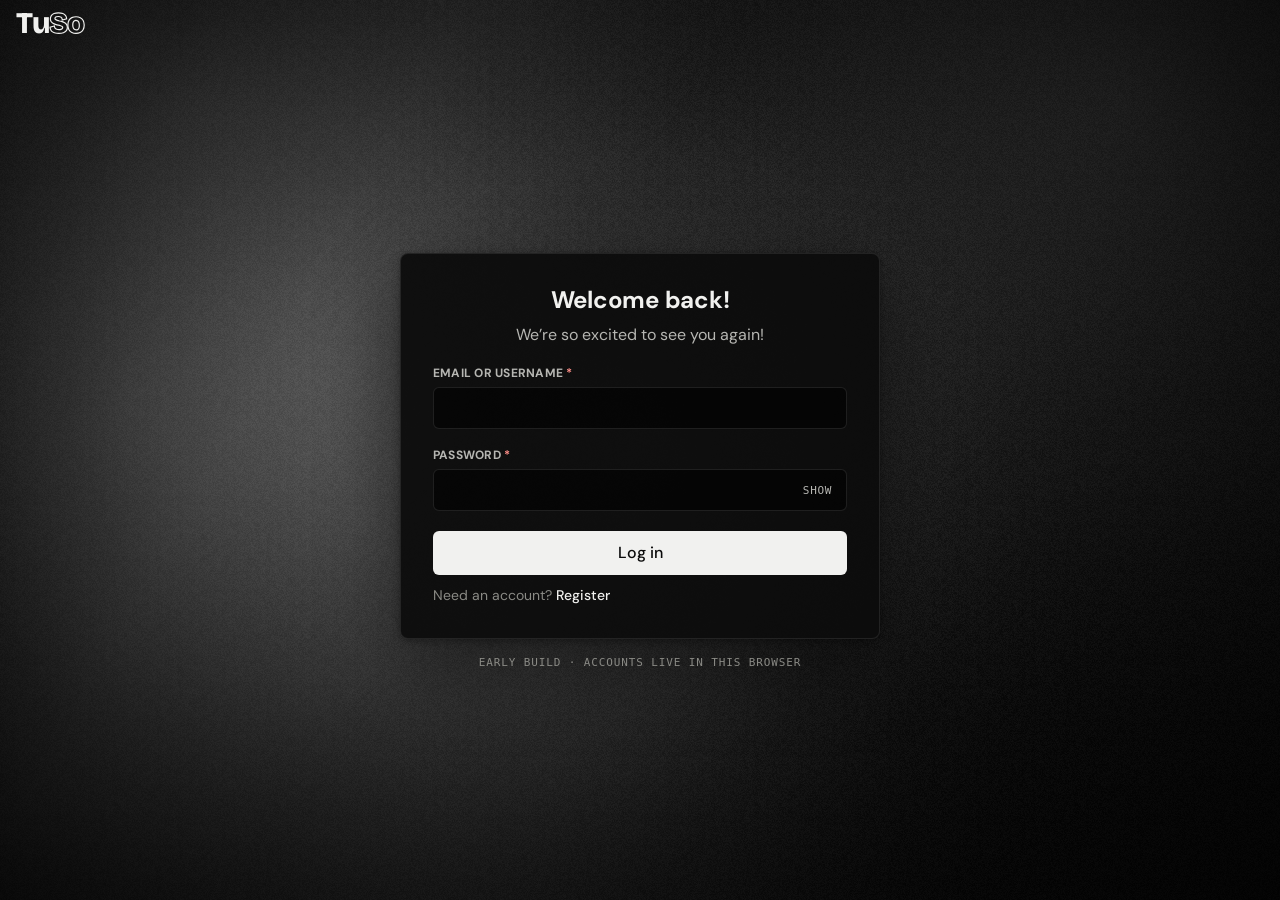
<file: TuSo (1).html>
<!doctype html><html><head><meta charset=utf8><meta name=viewport content="width=device-width,initial-scale=1,viewport-fit=cover"><style>:root{color-scheme:light;box-sizing:border-box;padding-top:env(safe-area-inset-top,0px);padding-bottom:env(safe-area-inset-bottom,0px)}html{scroll-padding-top:env(safe-area-inset-top,0px)}body{margin:0;padding:0;font:14px -apple-system,BlinkMacSystemFont,sans-serif;background:#fff;color:#000}img{max-width:100%}[hidden]:not([hidden=until-found i]){display:none!important}</style></head><body>
<title>TuSo</title>
<meta name="claude:viewport-fit-sides" content="cover">
<link rel="stylesheet" href="https://fonts.googleapis.com/css2?family=Bricolage+Grotesque:wght@700;800&family=DM+Sans:wght@400;500;600;700&display=swap">
<style>
/* Layout: a glass app frame floats over a slow black/grey fog that leans toward the pointer.
   Auth = Discord-style centered card. App = rail | DM list | conversation; settings fades over the frame. */
:root{
  --black:#060606;
  --ink:#f1f1ef;
  --ink-2:#b6b6b2;
  --ink-3:#8a8a85;
  --panel:rgba(14,14,14,.66);
  --raise:rgba(255,255,255,.055);
  --raise-2:rgba(255,255,255,.1);
  --line:rgba(255,255,255,.09);
  --line-2:rgba(255,255,255,.17);
  --on:#35c46a; --idle:#d9a23a; --dnd:#e0524f; --off:#6b6b68; --err:#ff8f89;
  --font-display:'Bricolage Grotesque','Helvetica Neue',Arial,sans-serif;
  --font-body:'DM Sans',system-ui,-apple-system,'Segoe UI',sans-serif;
  --font-mono:ui-monospace,SFMono-Regular,Menlo,Consolas,monospace;
  --r:22px; --r-sm:10px;
  --ease:cubic-bezier(.22,1,.36,1);
  color-scheme:dark;
}
*{box-sizing:border-box}
[hidden]{display:none!important}
html,body{height:100%;height:100dvh;overscroll-behavior:none}
body{
  margin:0;background:var(--black);color:var(--ink);
  font:15px/1.5 var(--font-body);-webkit-font-smoothing:antialiased;
  padding-left:max(16px,env(safe-area-inset-left,0px));
  padding-right:max(16px,env(safe-area-inset-right,0px));
  padding-block:16px;overflow:hidden;
}
button{font:inherit;color:inherit;background:none;border:0;padding:0;cursor:pointer}
button:focus-visible,a:focus-visible,.input:focus-visible,textarea:focus-visible,.find:focus-visible{outline:2px solid var(--ink);outline-offset:2px}
a{color:var(--ink);text-underline-offset:3px}
kbd{font:500 11px var(--font-mono);color:var(--ink-3);border:1px solid var(--line-2);border-radius:5px;padding:2px 6px;white-space:nowrap;flex:none}

@keyframes rise{from{opacity:0;transform:translateY(16px)}to{opacity:1;transform:none}}
@keyframes fade{from{opacity:0}to{opacity:1}}
@keyframes pop{from{opacity:0;transform:scale(.96)}to{opacity:1;transform:none}}
@keyframes msgIn{from{opacity:0;transform:translateY(12px) scale(.985)}to{opacity:1;transform:none}}
@keyframes shake{10%,90%{transform:translateX(-2px)}20%,80%{transform:translateX(4px)}30%,50%,70%{transform:translateX(-6px)}40%,60%{transform:translateX(6px)}}
@keyframes spin{to{transform:rotate(360deg)}}
@keyframes float{0%,100%{transform:translateY(0)}50%{transform:translateY(-7px)}}
@keyframes errIn{from{opacity:0;transform:translateY(-4px)}to{opacity:1;transform:none}}

/* ---------- animated background ---------- */
#bg{position:fixed;inset:0;width:100%;height:100%;z-index:-1;display:block}
#grain{position:fixed;inset:-60px;z-index:-1;opacity:.05;pointer-events:none}
#vig{position:fixed;inset:0;z-index:-1;pointer-events:none;background:radial-gradient(ellipse at 50% 45%,transparent 35%,rgba(0,0,0,.7) 100%)}

/* ---------- shared controls ---------- */
.field{display:grid;gap:7px}
.field label,.lbl{font:500 11px/1 var(--font-mono);letter-spacing:.09em;text-transform:uppercase;color:var(--ink-2)}
.input{width:100%;background:rgba(0,0,0,.42);border:1px solid var(--line-2);border-radius:var(--r-sm);padding:11px 13px;color:var(--ink);font:inherit;transition:border-color .2s,background .2s,box-shadow .25s}
.input:focus{border-color:var(--ink);background:rgba(0,0,0,.6);outline:none;box-shadow:0 0 0 4px rgba(255,255,255,.07)}
.input::placeholder{color:var(--ink-3)}
.field.bad .input{border-color:var(--err)}
.err{color:var(--err);font-size:12.5px;line-height:1.35}
.err:empty{display:none}
.err:not(:empty){animation:errIn .25s var(--ease)}
.hint{color:var(--ink-3);font-size:12.5px;margin:0}
.pw{position:relative}
.pw .input{padding-right:64px}
.pwt{position:absolute;right:6px;top:50%;transform:translateY(-50%);padding:6px 9px;border-radius:7px;font:500 11px var(--font-mono);letter-spacing:.06em;text-transform:uppercase;color:var(--ink-2);transition:background .2s,color .2s}
.pwt:hover{background:var(--raise-2);color:var(--ink)}
.btn{display:inline-flex;align-items:center;justify-content:center;gap:8px;padding:11px 18px;border-radius:var(--r-sm);font-weight:600;border:1px solid transparent;transition:background .2s,transform .2s var(--ease),border-color .2s,box-shadow .25s,opacity .2s}
.btn:hover{transform:translateY(-1px)}
.btn:active{transform:translateY(1px) scale(.985)}
.btn-primary{background:var(--ink);color:#0a0a0a}
.btn-primary:hover{background:#fff;box-shadow:0 8px 26px rgba(255,255,255,.16)}
.btn-ghost{background:var(--raise);border-color:var(--line-2)}
.btn-ghost:hover{background:var(--raise-2)}
.btn-danger{background:rgba(224,82,79,.14);color:var(--err);border-color:rgba(224,82,79,.45)}
.btn-danger:hover{background:rgba(224,82,79,.24)}
.btn[disabled]{opacity:.45;cursor:default;transform:none;box-shadow:none}
.btn.loading{color:transparent;position:relative;pointer-events:none}
.btn.loading::after{content:"";position:absolute;width:18px;height:18px;border-radius:50%;border:2px solid rgba(10,10,10,.25);border-top-color:#0a0a0a;animation:spin .7s linear infinite}
.formerr{color:var(--err);font-size:13px}
.formerr:empty{display:none}
.formerr:not(:empty){animation:errIn .25s var(--ease)}

/* ---------- avatars + profile card ---------- */
.av{position:relative;flex:none;width:var(--s,40px);height:var(--s,40px);border-radius:50%;background:var(--bgv);display:grid;place-items:center;font-family:var(--font-display);font-weight:700;font-size:calc(var(--s,40px)*.42);color:#0a0a0a;user-select:none;transition:transform .3s var(--ease)}
.av img{width:100%;height:100%;object-fit:cover;border-radius:50%;display:block}
.dot{position:absolute;right:-3px;bottom:-3px;width:max(15px,34%);height:max(15px,34%);border-radius:50%;border:3px solid #0c0c0c;background:var(--off);transition:background .3s}
.dot[data-s=online]{background:var(--on)}
.dot[data-s=idle]{background:var(--idle)}
.dot[data-s=dnd]{background:var(--dnd)}
.pcard{border:1px solid var(--line-2);border-radius:16px;overflow:hidden;background:rgba(10,10,10,.8);width:100%}
.banner{height:84px;transition:background .4s}
.pbody{padding:0 18px 18px;display:grid;gap:3px;justify-items:start}
.pav{margin-top:-42px;margin-bottom:6px;padding:4px;border-radius:50%;background:#0d0d0d}
.pname{font:700 20px/1.2 var(--font-display);letter-spacing:-.02em;overflow-wrap:anywhere}
.pcard .un{color:var(--ink-3);font-size:13px;overflow-wrap:anywhere}
.official{display:inline-flex;align-items:center;gap:4px;margin-left:7px;padding:2px 6px 2px 5px;border-radius:5px;background:var(--ink);color:#0a0a0a;font:700 10px/1.3 var(--font-mono);letter-spacing:.06em;text-transform:uppercase;vertical-align:middle;white-space:nowrap}
.official svg,.staff svg,.admin svg{width:10px;height:10px;flex:none}
.staff{display:inline-flex;align-items:center;justify-content:center;margin-left:7px;padding:3px;border-radius:5px;border:1px solid var(--ink-2);color:var(--ink);background:linear-gradient(135deg,rgba(255,255,255,.14),rgba(255,255,255,.03));font:700 10px/1.3 var(--font-mono);letter-spacing:.06em;text-transform:uppercase;vertical-align:middle;white-space:nowrap}
.locked-note{display:none;align-items:center;justify-content:center;gap:10px;padding:14px 16px;border:1px dashed var(--line-2);border-radius:14px;color:var(--ink-2);font-size:14px;animation:fade .4s var(--ease)}
.composer.locked .cbox,.composer.locked .cnt,.composer.locked .emoji-pop{display:none}
.composer.locked .locked-note{display:flex}
.admin{display:inline-flex;align-items:center;justify-content:center;margin-left:7px;padding:3px;border-radius:5px;border:1px solid var(--ink);color:var(--ink);background:rgba(255,255,255,.2);box-shadow:0 0 10px rgba(255,255,255,.16);vertical-align:middle;white-space:nowrap}
#tip{position:fixed;z-index:90;left:0;top:0;pointer-events:none;max-width:240px;padding:7px 10px;border-radius:8px;background:#f1f1ef;color:#0a0a0a;font:500 12.5px/1.35 var(--font-body);box-shadow:0 8px 28px rgba(0,0,0,.5);opacity:0;transform:translateY(4px);transition:opacity .15s,transform .2s var(--ease)}
#tip.show{opacity:1;transform:none}
.cbox:has(textarea:disabled){opacity:.55}
.cbox textarea:disabled{cursor:not-allowed}
.pill{display:inline-flex;gap:7px;align-items:center;margin-top:8px;padding:4px 10px;border-radius:999px;background:var(--raise);border:1px solid var(--line);font-size:12.5px;color:var(--ink-2)}
.pill .dot,.chip .dot{position:static;width:12px;height:12px;border:0}
.psec{margin-top:14px;padding-top:14px;border-top:1px solid var(--line);display:grid;gap:7px;width:100%}
.psec p{margin:0;font-size:13.5px;color:var(--ink-2);white-space:pre-wrap;overflow-wrap:anywhere}

/* ---------- auth ---------- */
#auth{position:fixed;inset:0;z-index:5;overflow:auto;display:flex;
  padding:calc(56px + env(safe-area-inset-top,0px)) max(16px,env(safe-area-inset-left,0px)) calc(16px + env(safe-area-inset-bottom,0px));
  transition:opacity .3s var(--ease),transform .4s var(--ease)}
#auth.out{opacity:0;transform:scale(1.025);pointer-events:none}
.auth-logo{position:absolute;top:calc(8px + env(safe-area-inset-top,0px));left:max(16px,env(safe-area-inset-left,0px));margin:0;font:800 30px/1 var(--font-display);letter-spacing:-.045em;animation:fade .8s .2s both}
.auth-logo .outline{color:transparent;-webkit-text-stroke:1.2px var(--ink)}
#authIn{margin:auto;width:100%;max-width:480px;padding-bottom:16px;animation:rise .8s var(--ease) both}
.card{background:rgba(12,12,12,.94);border:1px solid var(--line);border-radius:8px;padding:32px;box-shadow:0 2px 10px rgba(0,0,0,.35),0 30px 80px rgba(0,0,0,.45);display:grid;gap:20px}
.card.shake{animation:shake .45s}
.card-head{text-align:center;display:grid;gap:8px;transition:opacity .16s,transform .16s}
.card-head.leaving{opacity:0;transform:translateY(-6px)}
.card h2{margin:0;font:700 24px/1.2 var(--font-body);letter-spacing:-.01em}
.card .sub{margin:0;color:var(--ink-2);font-size:16px}
.card .sub:empty{display:none}
#formWrap{position:relative}
#formWrap form{display:grid;gap:20px;transition:opacity .16s,transform .16s}
#formWrap form.leaving{opacity:0;transform:translateY(-8px)}
#formWrap form.entering{animation:rise .45s var(--ease) both}
.card .field{gap:8px}
.card .field label{font:700 12px/1 var(--font-body);letter-spacing:.02em;color:var(--ink-2);transition:color .2s}
.card .field.bad label{color:var(--err)}
.req{color:var(--err);margin-left:3px}
.card .input{height:42px;padding:0 12px;border-radius:6px;background:rgba(0,0,0,.55);border:1px solid rgba(255,255,255,.1);font-size:16px}
.card .input:focus{border-color:var(--ink-2)}
.card .field.bad .input{border-color:var(--err)}
.card .pw .input{padding-right:64px}
.card .btn-primary{width:100%;height:44px;font-size:16px;font-weight:500;border-radius:6px}
.cta{display:grid;gap:10px}
.warn{margin:0;padding:10px 12px;border:1px solid rgba(217,162,58,.4);background:rgba(217,162,58,.1);color:#ecc47d;border-radius:var(--r-sm);font-size:13px}
.swap{margin:0;color:var(--ink-3);font-size:14px}
.swap button{color:var(--ink);font-weight:500;margin-left:4px}
.swap button:hover{text-decoration:underline;text-underline-offset:3px}
.build{margin:16px 0 0;text-align:center;font:400 11px/1.5 var(--font-mono);letter-spacing:.08em;text-transform:uppercase;color:var(--ink-3)}

/* ---------- app shell ---------- */
#app{height:100%;position:relative;--msg:15px;opacity:0;transform:translateY(12px) scale(.99);transition:opacity .5s var(--ease),transform .6s var(--ease)}
#app.in{opacity:1;transform:none}
#app[data-size=sm]{--msg:14px}
#app[data-size=lg]{--msg:17px}
.shell{height:100%;display:grid;grid-template-columns:72px 300px minmax(0,1fr);border:1px solid var(--line-2);border-radius:var(--r);overflow:hidden;background:rgba(8,8,8,.8);box-shadow:0 30px 90px rgba(0,0,0,.55)}
.rail{display:flex;flex-direction:column;align-items:center;gap:10px;padding:14px 0;background:rgba(0,0,0,.35);border-right:1px solid var(--line);overflow-y:auto;overflow-x:hidden;scrollbar-width:none}
.rail::-webkit-scrollbar{display:none}
.rail-btn{position:relative;flex:none;width:46px;height:46px;border-radius:23px;display:grid;place-items:center;background:var(--raise);font:800 18px var(--font-display);letter-spacing:-.05em;transition:border-radius .3s var(--ease),background .2s,transform .2s var(--ease)}
.rail-btn:hover{border-radius:15px}
.rail-btn.active{background:var(--ink);color:#0a0a0a;border-radius:15px}
.rail-btn.active::before{content:"";position:absolute;left:-13px;top:50%;width:4px;height:24px;border-radius:0 4px 4px 0;background:var(--ink);transform:translateY(-50%);animation:pop .5s var(--ease) .3s both}
.rail-btn.srv{font:700 15px var(--font-display);letter-spacing:-.02em}
.rail-btn.add{color:var(--ink-2);border:1px dashed var(--line-2);background:none;font:400 22px var(--font-body)}
.rail-btn.add:hover{color:var(--ink);background:var(--raise)}
.rail hr{flex:none;width:28px;border:0;border-top:1px solid var(--line);margin:2px 0}
.side{display:flex;flex-direction:column;min-width:0;min-height:0;background:rgba(255,255,255,.022);border-right:1px solid var(--line)}
.side-top{padding:14px;border-bottom:1px solid var(--line)}
.side-pane{display:flex;flex-direction:column;flex:1;min-height:0;animation:fade .35s var(--ease)}
.srv-head{padding:16px 18px;border-bottom:1px solid var(--line);display:grid;gap:2px;flex:none}
.srv-head b{font:700 17px var(--font-display);letter-spacing:-.01em;overflow-wrap:anywhere}
.srv-head span{font:400 11px var(--font-mono);letter-spacing:.06em;text-transform:uppercase;color:var(--ink-3)}
.srv-scroll{flex:1;min-height:0;overflow:auto;padding:0 8px 8px}
.chan{display:flex;gap:10px;align-items:center;padding:8px 12px;border-radius:10px;background:var(--raise-2);font-weight:600}
.chan span{color:var(--ink-3);font-weight:700}
.mems{list-style:none;margin:0;padding:0;display:grid;gap:2px}
.mem{display:flex;gap:10px;align-items:center;padding:6px 10px;border-radius:10px;color:var(--ink-2);transition:background .2s}
.mem:hover{background:var(--raise)}
.mem .mn{min-width:0;display:flex;gap:8px;align-items:center;font-weight:500}
.mem .mn>span:first-child{white-space:nowrap;overflow:hidden;text-overflow:ellipsis}
.owner{font:700 10px var(--font-mono);letter-spacing:.06em;text-transform:uppercase;border:1px solid var(--line-2);border-radius:5px;padding:1px 5px;color:var(--ink-3);flex:none}
.srv-foot{flex:none;padding:12px 14px;border-top:1px solid var(--line);display:grid;gap:10px}
.invite{display:flex;align-items:center;gap:10px;padding:8px 8px 8px 12px;border-radius:10px;background:rgba(0,0,0,.4);border:1px solid var(--line)}
.invite div{min-width:0;flex:1;display:grid;gap:4px}
.invite code{font:500 15px var(--font-mono);letter-spacing:.12em;user-select:all}
.srv-foot .btn,.invite .btn{padding:8px 14px}
.find{width:100%;display:flex;align-items:center;justify-content:space-between;gap:8px;padding:10px 12px;border-radius:10px;background:rgba(0,0,0,.4);border:1px solid var(--line);color:var(--ink-3);text-align:left;transition:border-color .2s,background .2s,color .2s}
.find:hover{border-color:var(--line-2);color:var(--ink-2);background:rgba(0,0,0,.55)}
.find span{min-width:0;white-space:nowrap;overflow:hidden;text-overflow:ellipsis}
.side-label{padding:16px 18px 6px;font:500 11px var(--font-mono);letter-spacing:.09em;text-transform:uppercase;color:var(--ink-3)}
#dmList{list-style:none;margin:0;padding:0 8px 8px;flex:1;overflow:auto;min-height:0}
#dmList.stagger li{animation:rise .5s var(--ease) both;animation-delay:calc(var(--i,0)*55ms + 250ms)}
.dm{display:flex;gap:12px;align-items:center;width:100%;padding:8px 10px;border-radius:12px;text-align:left;color:var(--ink-2);transition:background .2s,color .2s,transform .25s var(--ease)}
.dm:hover{background:var(--raise);transform:translateX(3px)}
.dm:hover .av{transform:scale(1.07)}
.dm.active{background:var(--raise-2);color:var(--ink);transform:none}
.dm .meta{min-width:0;flex:1;display:grid}
.dm .nm{font-weight:600;color:inherit;white-space:nowrap;overflow:hidden;text-overflow:ellipsis}
.dm .pv{font-size:12.5px;color:var(--ink-3);white-space:nowrap;overflow:hidden;text-overflow:ellipsis}
.dm.unread .nm{color:var(--ink)}
.dm.unread .pv{color:var(--ink-2)}
.badge{min-width:20px;height:20px;padding:0 6px;border-radius:10px;background:var(--ink);color:#0a0a0a;font:700 12px/20px var(--font-body);text-align:center;flex:none;animation:pop .35s var(--ease)}
#app.nobadge .badge{display:none}
#dmList .none{padding:22px 14px;display:grid;gap:4px;color:var(--ink-3);font-size:13.5px}
#dmList .none b{color:var(--ink-2);font-weight:600}
.me{display:flex;align-items:center;gap:10px;padding:10px 12px;border-top:1px solid var(--line);background:rgba(0,0,0,.3)}
.me .who{min-width:0;flex:1;display:grid;line-height:1.25}
.me .who b{font-weight:600;display:flex;align-items:center;min-width:0}
.me .who .nmt{white-space:nowrap;overflow:hidden;text-overflow:ellipsis;min-width:0}
.me .who b .staff,.me .who b .official{flex:none}
.me .who span{font-size:12px;color:var(--ink-3);white-space:nowrap;overflow:hidden;text-overflow:ellipsis}
.icon-btn{width:36px;height:36px;border-radius:10px;display:grid;place-items:center;color:var(--ink-2);flex:none;transition:background .2s,color .2s,transform .35s var(--ease)}
.icon-btn:hover{background:var(--raise-2);color:var(--ink)}
#openSettings:hover svg{transform:rotate(60deg)}
.icon-btn svg{transition:transform .5s var(--ease)}

.chat{display:flex;flex-direction:column;min-width:0;min-height:0;background:rgba(0,0,0,.24)}
.chat-main{flex:1;min-height:0;display:flex;flex-direction:column}
.chat-main.switching{animation:fade .35s var(--ease)}
.chat-empty{flex:1;display:grid;place-items:center;padding:24px;text-align:center}
.ce-in{display:grid;gap:12px;justify-items:center;max-width:400px;animation:rise .7s var(--ease) both}
.ce-mark{font:800 76px/1 var(--font-display);letter-spacing:-.05em;animation:float 6s ease-in-out infinite}
.ce-mark span{color:transparent;-webkit-text-stroke:1.5px var(--ink)}
.ce-in h3{margin:0;font:700 24px var(--font-display);letter-spacing:-.02em}
.ce-in p{margin:0 0 6px;color:var(--ink-2)}
.chat-head{display:flex;align-items:center;gap:12px;height:64px;padding:0 14px 0 20px;border-bottom:1px solid var(--line);flex:none}
.chat-head .t{min-width:0;flex:1;display:grid;line-height:1.25}
.chat-head .t b{font:700 17px var(--font-display);letter-spacing:-.01em;white-space:nowrap;overflow:hidden;text-overflow:ellipsis}
.chat-head .t span{font-size:12.5px;color:var(--ink-3)}
.back{display:none}
.msgs{flex:1;min-height:0;overflow:auto;padding:8px 0}
.intro{padding:26px 24px 10px;display:grid;gap:14px;justify-items:start}
.intro.fresh{animation:fade .5s var(--ease)}
.intro-row{display:flex;align-items:center;gap:14px}
.intro h3{margin:0;font:700 26px/1.15 var(--font-display);letter-spacing:-.02em}
.hash{width:36px;height:36px;border-radius:50%;background:var(--raise-2);display:grid;place-items:center;font:700 18px var(--font-display);color:var(--ink-2);flex:none}
.hash.big{width:64px;height:64px;font-size:30px}
.intro .pcard{max-width:340px}
.intro p{margin:0;color:var(--ink-2);max-width:52ch}
.day{display:flex;align-items:center;gap:14px;margin:18px 24px 6px;font:500 11px var(--font-mono);letter-spacing:.09em;text-transform:uppercase;color:var(--ink-3)}
.day::before,.day::after{content:"";height:1px;background:var(--line);flex:1}
.msg{position:relative;display:grid;grid-template-columns:40px minmax(0,1fr);gap:14px;padding:2px 24px;transition:background .2s}
.msg.enter{animation:msgIn .45s var(--ease) both}
.msg:not(.cont){margin-top:14px}
.msg:hover{background:rgba(255,255,255,.03)}
.msg .gt{align-self:start;padding-top:5px;text-align:right;font:400 10px var(--font-mono);color:var(--ink-3);visibility:hidden}
.msg:hover .gt{visibility:visible}
.mh{display:flex;gap:8px;align-items:center;flex-wrap:wrap}
.mh .who{font-weight:700}
.mh .when{font:400 11px var(--font-mono);color:var(--ink-3)}
.txt{white-space:pre-wrap;overflow-wrap:anywhere;color:#e6e6e3;font-size:var(--msg)}
.tools{position:absolute;right:18px;top:-14px;display:flex;gap:2px;padding:3px;background:#161616;border:1px solid var(--line-2);border-radius:9px;z-index:2;opacity:0;visibility:hidden;transform:translateY(4px);transition:opacity .18s,transform .22s var(--ease),visibility 0s .2s}
.msg:hover .tools,.msg:focus-within .tools,.msg.tap .tools{opacity:1;visibility:visible;transform:none;transition:opacity .18s,transform .22s var(--ease)}
.tools button{padding:5px 9px;border-radius:6px;font:500 11px var(--font-mono);letter-spacing:.05em;text-transform:uppercase;color:var(--ink-2);transition:background .15s,color .15s}
.tools button:hover{background:var(--raise-2);color:var(--ink)}
#app[data-dens=compact] .msg{grid-template-columns:minmax(0,1fr);padding-block:1px}
#app[data-dens=compact] .msg>.av,#app[data-dens=compact] .msg>.gt{display:none}
#app[data-dens=compact] .msg:not(.cont){margin-top:8px}
.composer{position:relative;flex:none;padding:12px 20px 18px}
.cbox{display:flex;align-items:flex-end;gap:8px;background:rgba(255,255,255,.06);border:1px solid var(--line-2);border-radius:16px;padding:8px 8px 8px 16px;transition:border-color .2s,box-shadow .3s,background .2s}
.cbox:focus-within{border-color:var(--ink-2);background:rgba(255,255,255,.08);box-shadow:0 0 0 4px rgba(255,255,255,.05)}
.cbox textarea{flex:1;min-width:0;background:none;border:0;outline:none;color:var(--ink);font:inherit;font-size:var(--msg);line-height:1.45;resize:none;max-height:160px;padding:7px 0}
.cbox textarea::placeholder{color:var(--ink-3)}
.send{width:38px;height:38px;border-radius:11px;background:var(--ink);color:#0a0a0a;display:grid;place-items:center;flex:none;transition:opacity .2s,transform .25s var(--ease)}
.send:not([disabled]):hover{transform:translateX(2px) rotate(-8deg)}
.send:not([disabled]):active{transform:scale(.92)}
.send[disabled]{opacity:.25;cursor:default}
.emoji-btn{width:38px;height:38px;border-radius:11px;display:grid;place-items:center;color:var(--ink-2);flex:none;transition:background .2s,color .2s,transform .3s var(--ease)}
.emoji-btn:hover,.emoji-btn[aria-expanded=true]{background:var(--raise-2);color:var(--ink)}
.emoji-btn:hover{transform:rotate(-8deg) scale(1.06)}
.emoji-btn[disabled]{opacity:.3;pointer-events:none}
.emoji-pop{position:absolute;right:20px;bottom:calc(100% - 4px);z-index:6;width:min(372px,calc(100% - 24px));padding:10px;background:#141414;border:1px solid var(--line-2);border-radius:14px;box-shadow:0 20px 60px rgba(0,0,0,.6);display:grid;grid-template-columns:repeat(10,1fr);gap:2px;
  opacity:0;visibility:hidden;transform:translateY(12px) scale(.96);transform-origin:bottom right;transition:opacity .2s,transform .35s var(--ease),visibility 0s .35s}
.emoji-pop.open{opacity:1;visibility:visible;transform:none;transition:opacity .2s,transform .35s var(--ease)}
.emoji-pop button{aspect-ratio:1;border-radius:8px;font-size:20px;line-height:1;display:grid;place-items:center;transition:background .12s,transform .2s var(--ease)}
.emoji-pop button:hover{background:var(--raise-2);transform:scale(1.22)}
.cnt{height:16px;padding:4px 4px 0;text-align:right;font:400 11px var(--font-mono);color:var(--ink-3)}
.cnt.over{color:var(--err)}

/* ---------- settings ---------- */
.settings{position:absolute;inset:0;z-index:20;display:grid;grid-template-columns:minmax(210px,300px) minmax(0,1fr);background:rgba(5,5,5,.97);border:1px solid var(--line-2);border-radius:var(--r);overflow:hidden;
  opacity:0;visibility:hidden;transform:translateY(18px) scale(.985);transition:opacity .28s var(--ease),transform .45s var(--ease),visibility 0s linear .45s}
.settings.open{opacity:1;visibility:visible;transform:none;transition:opacity .28s var(--ease),transform .45s var(--ease)}
.snav{padding:40px 14px 20px;display:flex;flex-direction:column;align-items:flex-end;border-right:1px solid var(--line);background:rgba(255,255,255,.022);overflow:auto}
.snav-in{width:100%;max-width:230px;display:flex;flex-direction:column;gap:2px}
.sg{display:grid;gap:2px}
.sg+.sg{margin-top:20px}
.sg-h{margin:0 12px 6px;font:500 11px var(--font-mono);letter-spacing:.1em;text-transform:uppercase;color:var(--ink-3)}
.sg.danger{padding-top:16px;border-top:1px solid rgba(255,120,120,.22)}
.sg.danger .sg-h{color:var(--err)}
.snav button{text-align:left;padding:9px 12px;border-radius:9px;color:var(--ink-2);font-weight:500;white-space:nowrap;transition:background .2s,color .2s,transform .25s var(--ease)}
.snav button:hover{background:var(--raise);color:var(--ink);transform:translateX(2px)}
.snav button[aria-current=page]{background:var(--raise-2);color:var(--ink)}
.snav hr{border:0;border-top:1px solid var(--line);margin:10px 8px}
.snav .logout{color:var(--err)}
.scontent{overflow:auto;padding:40px clamp(18px,5vw,56px) 96px;min-width:0}
.spanel{max-width:660px;display:grid;gap:20px;animation:rise .45s var(--ease) both}
.spanel.wide{max-width:960px}
.spanel>.blk{animation:rise .5s var(--ease) both}
.spanel>.blk:nth-child(2){animation-delay:.05s}.spanel>.blk:nth-child(3){animation-delay:.1s}.spanel>.blk:nth-child(4){animation-delay:.15s}
.spanel h2{margin:0;font:700 30px/1.1 var(--font-display);letter-spacing:-.03em}
.sclose{position:absolute;top:18px;right:20px;z-index:3;width:42px;height:42px;border-radius:50%;border:1px solid var(--line-2);display:grid;place-items:center;color:var(--ink-2);background:rgba(0,0,0,.4);transition:background .2s,color .2s,transform .4s var(--ease)}
.sclose:hover{color:var(--ink);background:var(--raise-2);transform:rotate(90deg)}
.blk{border:1px solid var(--line);background:rgba(255,255,255,.03);border-radius:16px;padding:20px;display:grid;gap:16px;align-content:start}
.blk h3{margin:0;font:700 17px var(--font-display);letter-spacing:-.01em}
.blk-sub{margin:-10px 0 0;font-size:13px;color:var(--ink-3)}
.blk form{display:grid;gap:15px}
.acct-top{display:flex;gap:16px;align-items:center;min-width:0}
.acct-top .nm{min-width:0;display:grid;line-height:1.25}
.acct-top .nm b{font:700 22px var(--font-display);letter-spacing:-.02em;overflow-wrap:anywhere}
.acct-top .nm span{color:var(--ink-3);overflow-wrap:anywhere}
.row2{display:grid;grid-template-columns:repeat(auto-fit,minmax(200px,1fr));gap:15px}
.actions{display:flex;gap:10px;flex-wrap:wrap;align-items:center}
.danger{border-color:rgba(224,82,79,.35)}
.chips{display:flex;flex-wrap:wrap;gap:8px}
.chip{padding:9px 14px;border-radius:999px;border:1px solid var(--line-2);color:var(--ink-2);font-weight:500;display:inline-flex;gap:8px;align-items:center;transition:background .2s,color .2s,border-color .2s,transform .2s var(--ease)}
.chip:hover{background:var(--raise);transform:translateY(-1px)}
.chip[aria-checked=true]{background:var(--ink);color:#0a0a0a;border-color:var(--ink)}
.opts{display:grid;grid-template-columns:repeat(auto-fit,minmax(170px,1fr));gap:10px}
.opt{display:grid;gap:4px;text-align:left;padding:14px;border:1px solid var(--line-2);border-radius:14px;transition:background .2s,border-color .2s,transform .25s var(--ease)}
.opt:hover{background:var(--raise);transform:translateY(-2px)}
.opt b{font-weight:600}
.opt span{font-size:12.5px;color:var(--ink-3)}
.opt[aria-checked=true]{border-color:var(--ink);background:var(--raise-2)}
.srow{display:flex;gap:16px;align-items:center;justify-content:space-between}
.srow div{min-width:0}
.srow b{font-weight:600;display:block}
.srow span{font-size:13px;color:var(--ink-3)}
.switch{position:relative;width:46px;height:26px;border-radius:13px;background:rgba(255,255,255,.14);flex:none;transition:background .25s}
.switch::after{content:"";position:absolute;top:3px;left:3px;width:20px;height:20px;border-radius:50%;background:var(--ink);transition:transform .35s var(--ease)}
.switch[aria-checked=true]{background:var(--on)}
.switch[aria-checked=true]::after{transform:translateX(20px)}
textarea.input{resize:vertical;min-height:96px}
.counter{font:400 11px var(--font-mono);color:var(--ink-3);text-align:right}
.mform{display:grid;gap:14px}
.st-big{display:flex;align-items:baseline;gap:10px;flex-wrap:wrap}
.st-big b{font:700 34px/1 var(--font-display);letter-spacing:-.03em}
.st-big span{color:var(--ink-3)}
.stbar{display:flex;height:12px;border-radius:6px;background:rgba(255,255,255,.07);overflow:hidden}
.stbar.thin{height:6px}
.stbar i{display:block;height:100%;min-width:0;transition:width .7s var(--ease)}
.s1{background:var(--ink)}.s2{background:#8f8f8a}.s3{background:#4b4b48}
.stlegend{list-style:none;margin:0;padding:0;display:grid;gap:8px}
.stlegend li{display:flex;align-items:center;gap:10px}
.stlegend span{flex:1;color:var(--ink-2)}
.sw-dot{width:10px;height:10px;border-radius:3px;display:inline-block;flex:none}
.newdot{display:inline-block;width:7px;height:7px;border-radius:50%;background:var(--ink);margin-left:8px;vertical-align:middle;animation:pop .4s var(--ease)}
.stats{display:grid;grid-template-columns:repeat(auto-fit,minmax(120px,1fr));gap:10px}
.stat{padding:14px;border:1px solid var(--line);border-radius:12px;background:rgba(0,0,0,.3);display:grid;gap:6px}
.stat b{font:700 28px/1 var(--font-display);letter-spacing:-.03em}
.stat span{font:500 11px var(--font-mono);letter-spacing:.08em;text-transform:uppercase;color:var(--ink-3)}
.adlist{list-style:none;margin:0;padding:0;display:grid;gap:8px}
.adlist li{display:flex;gap:12px;align-items:center;padding:10px 12px;border:1px solid var(--line);border-radius:12px;flex-wrap:wrap}
.adlist .none{color:var(--ink-3);border:0;padding:4px}
.ad-meta{min-width:0;flex:1 1 220px;display:grid;line-height:1.35}
.ad-meta b{display:flex;align-items:center;flex-wrap:wrap}
.ad-meta span{font-size:12.5px;color:var(--ink-3);overflow-wrap:anywhere}
.adlist .btn{padding:7px 12px;font-size:13px}
.news{display:grid;gap:14px}
.hero{border:1px solid var(--line-2);border-radius:16px;padding:22px;background:linear-gradient(135deg,rgba(255,255,255,.09),rgba(255,255,255,.015));display:grid;gap:10px;animation:rise .5s var(--ease) both}
.hero-top,.reld summary{display:flex;align-items:center;gap:10px;flex-wrap:wrap}
.hero h3{margin:0;font:800 26px/1.1 var(--font-display);letter-spacing:-.03em}
.hero p,.reld p{margin:0;color:var(--ink-2)}
.ver{font:700 11px/1 var(--font-mono);padding:4px 7px;border-radius:5px;background:var(--ink);color:#0a0a0a}
.ver.o{background:none;color:var(--ink-2);border:1px solid var(--line-2)}
.latest{font:500 11px var(--font-mono);letter-spacing:.08em;text-transform:uppercase;color:var(--on)}
.rel-date{font:500 11px var(--font-mono);letter-spacing:.09em;text-transform:uppercase;color:var(--ink-3)}
.news-h{margin-top:8px;font:500 11px var(--font-mono);letter-spacing:.09em;text-transform:uppercase;color:var(--ink-3)}
.nlist{display:grid;margin-top:6px}
.nitem{display:grid;grid-template-columns:82px minmax(0,1fr);gap:12px;padding:11px 0;border-top:1px solid var(--line);align-items:start}
.nitem b{display:block;font-weight:600}
.nitem div span{display:block;color:var(--ink-2);font-size:14px}
.reld{border:1px solid var(--line);border-radius:14px;padding:0 16px;background:rgba(255,255,255,.025)}
.reld summary{cursor:pointer;list-style:none;padding:14px 0}
.reld summary::-webkit-details-marker{display:none}
.reld summary b{flex:1;min-width:0}
.reld summary::after{content:"";width:8px;height:8px;border-right:2px solid var(--ink-3);border-bottom:2px solid var(--ink-3);transform:rotate(45deg);transition:transform .25s var(--ease);margin-left:4px}
.reld[open] summary::after{transform:rotate(225deg)}
.reld[open]{padding-bottom:14px}
.ntag{justify-self:start;font:700 10px/1 var(--font-mono);letter-spacing:.06em;text-transform:uppercase;padding:4px 6px;border-radius:5px;text-align:center}
.ntag.n{background:var(--ink);color:#0a0a0a}
.ntag.i{border:1px solid var(--line-2);color:var(--ink-2)}
.ntag.s{border:1px solid var(--on);color:var(--on)}
.ntag.f{border:1px solid var(--idle);color:var(--idle)}
.ad-flag{color:var(--err)}

/* profile */
.prof{display:grid;grid-template-columns:minmax(0,1fr) 290px;gap:20px;align-items:start}
.pform{display:grid;gap:16px;min-width:0}
.ppreview{position:sticky;top:0;display:grid;gap:10px;min-width:0}
.avrow{display:flex;gap:18px;align-items:center;min-width:0}
.avrow>div{display:grid;gap:10px;min-width:0}
.swatches{display:grid;grid-template-columns:repeat(auto-fill,minmax(64px,1fr));gap:10px}
.sw{height:44px;border-radius:10px;border:1px solid var(--line-2);transition:transform .25s var(--ease),outline-color .2s;outline:2px solid transparent;outline-offset:3px}
.sw:hover{transform:translateY(-2px)}
.sw[aria-checked=true]{outline-color:var(--ink)}
.savewrap{position:sticky;bottom:0;height:0;z-index:4}
.savebar{position:absolute;left:0;right:0;bottom:-70px;display:flex;align-items:center;justify-content:space-between;gap:12px;flex-wrap:wrap;padding:12px 14px 12px 18px;background:#161616;border:1px solid var(--line-2);border-radius:14px;box-shadow:0 18px 50px rgba(0,0,0,.6);
  opacity:0;visibility:hidden;transform:translateY(24px);transition:opacity .25s,transform .45s var(--ease),visibility 0s .45s}
.savebar.show{opacity:1;visibility:visible;transform:none;transition:opacity .25s,transform .45s var(--ease)}
.savebar span{font-weight:500}
.savebar .btn{padding:8px 14px}

/* ---------- overlays + toast ---------- */
.overlay{position:fixed;inset:0;z-index:60;display:grid;place-items:center;padding:20px;background:rgba(0,0,0,.6);opacity:0;visibility:hidden;transition:opacity .25s,visibility 0s .25s}
.overlay.open{opacity:1;visibility:visible;transition:opacity .25s}
.overlay.top{place-items:start center;padding-top:14vh}
.mbox,.qbox{background:#111;border:1px solid var(--line-2);border-radius:18px;box-shadow:0 30px 80px rgba(0,0,0,.6);transform:translateY(14px) scale(.96);transition:transform .4s var(--ease)}
.overlay.open .mbox,.overlay.open .qbox{transform:none}
.mbox{width:min(420px,100%);padding:24px;display:grid;gap:12px}
.mbox h3{margin:0;font:700 20px var(--font-display);letter-spacing:-.02em}
.mbox p{margin:0;color:var(--ink-2)}
.mrow{display:flex;gap:10px;justify-content:flex-end;margin-top:6px;flex-wrap:wrap}
.qbox{width:min(560px,100%);padding:16px;display:grid;gap:12px}
.qbox .input{font-size:16px;padding:13px 14px}
#qsList{list-style:none;margin:0;padding:0;max-height:min(340px,48vh);overflow:auto;display:grid;gap:2px}
#qsList li button{display:flex;gap:12px;align-items:center;width:100%;padding:9px 10px;border-radius:10px;text-align:left;transition:background .15s}
#qsList li button.sel,#qsList li button:hover{background:var(--raise-2)}
#qsList .q-meta{min-width:0;flex:1;display:grid;line-height:1.3}
#qsList .q-meta b{font-weight:600;white-space:nowrap;overflow:hidden;text-overflow:ellipsis}
#qsList .q-meta span{font-size:12.5px;color:var(--ink-3)}
#qsList .q-tag{font:500 11px var(--font-mono);letter-spacing:.06em;text-transform:uppercase;color:var(--ink-3)}
#qsList .none{padding:18px 10px;color:var(--ink-3);font-size:14px}
.toast{position:fixed;left:50%;bottom:max(24px,env(safe-area-inset-bottom,0px));z-index:70;background:var(--ink);color:#0a0a0a;font-weight:600;padding:10px 16px;border-radius:12px;box-shadow:0 12px 40px rgba(0,0,0,.5);max-width:calc(100vw - 32px);
  opacity:0;visibility:hidden;transform:translate(-50%,16px);transition:opacity .25s,transform .35s var(--ease),visibility 0s .35s}
.toast.show{opacity:1;visibility:visible;transform:translate(-50%,0);transition:opacity .25s,transform .4s var(--ease)}

/* ---------- responsive ---------- */
@media (max-width:1180px){.prof{grid-template-columns:minmax(0,1fr)}.ppreview{position:static;order:-1}}
@media (max-width:1000px){.shell{grid-template-columns:72px 260px minmax(0,1fr)}}
@media (max-width:760px){
  .shell{grid-template-columns:64px minmax(0,1fr)}
  .shell.chat-open{grid-template-columns:minmax(0,1fr)}
  .shell .chat{display:none}
  .shell.chat-open .rail,.shell.chat-open .side{display:none}
  .shell.chat-open .chat{display:flex}
  .rail-btn.active::before{left:-9px}
  .back{display:grid}
  .chat-head{padding-left:8px}
  .msg{padding-inline:14px;gap:10px}
  .intro{padding-inline:14px}
  .day{margin-inline:14px}
  .composer{padding:10px 12px 14px}
  .settings{grid-template-columns:minmax(0,1fr);grid-template-rows:auto minmax(0,1fr)}
  .snav{padding:62px 12px 10px;align-items:stretch;border-right:0;border-bottom:1px solid var(--line);overflow-x:auto;overflow-y:hidden}
  .snav-in{max-width:none;flex-direction:row;gap:4px;align-items:center}
  .sg-h{display:none}
  .sg{display:flex;flex-direction:row;gap:4px;align-items:center}
  .sg+.sg{margin-top:0;margin-left:6px;padding-left:10px;border-left:1px solid var(--line)}
  .sg.danger{padding-top:0;border-top:0}
  .scontent{padding-top:24px}
  .sclose{top:12px;right:12px}
  .overlay.top{padding-top:8vh}
}
@media (max-width:480px){.card{padding:24px 18px}}

/* ---------- bug reports ---------- */
.hunter{display:inline-flex;align-items:center;justify-content:center;margin-left:7px;padding:3px;border-radius:5px;border:1px solid var(--on);color:var(--on);background:rgba(255,255,255,.05);background:color-mix(in srgb,var(--on) 14%,transparent);vertical-align:middle;white-space:nowrap}
.hunter svg{width:10px;height:10px;flex:none}
.mbox.wide{width:min(520px,100%);max-height:calc(100dvh - 40px);overflow:auto;overscroll-behavior:contain}
.mbox .field label{display:flex;justify-content:space-between;align-items:baseline;gap:8px}
.mbox .bgc{color:var(--ink-3);font:500 12px var(--font-mono)}
.mbox textarea.input{min-height:78px;resize:none}
.shots{display:grid;grid-template-columns:repeat(auto-fill,minmax(68px,1fr));gap:8px}
.shot,.shot-add{position:relative;aspect-ratio:1;border-radius:10px;overflow:hidden;border:1px solid var(--line-2)}
.shot img{width:100%;height:100%;object-fit:cover;display:block}
.shot button{position:absolute;top:4px;right:4px;width:26px;height:26px;border-radius:50%;background:rgba(0,0,0,.78);color:#fff;display:grid;place-items:center;font-size:15px;line-height:1}
.shot-add{border-style:dashed;display:grid;place-items:center;color:var(--ink-2);font-size:26px;transition:background .2s,color .2s}
.shot-add:hover{background:var(--raise);color:var(--ink)}
#lbM{place-items:center!important;padding:16px!important}
#lbM img{max-width:100%;max-height:88dvh;border-radius:12px;box-shadow:0 30px 80px rgba(0,0,0,.6);transform:scale(.96);transition:transform .35s var(--ease)}
#lbM.open img{transform:none}
.bfs{display:flex;gap:6px;flex-wrap:wrap;margin-bottom:10px}
.bf{padding:7px 12px;border-radius:999px;border:1px solid var(--line-2);color:var(--ink-2);font-size:13px;font-weight:500;transition:background .2s,color .2s}
.bf span{opacity:.6;margin-left:3px;font-family:var(--font-mono);font-size:12px}
.bf[aria-pressed=true]{background:var(--ink);color:#0a0a0a;border-color:var(--ink)}
.adlist li.bug{display:block;padding:0}
.bug summary{display:flex;gap:12px;align-items:center;padding:11px 12px;cursor:pointer;list-style:none}
.bug summary::-webkit-details-marker{display:none}
.bug summary .ad-meta{flex:1 1 auto}
.bug summary::after{content:"";width:8px;height:8px;flex:none;border-right:2px solid var(--ink-3);border-bottom:2px solid var(--ink-3);transform:rotate(45deg);transition:transform .25s var(--ease)}
.bug details[open] summary::after{transform:rotate(225deg)}
.bug-body{display:grid;gap:6px;padding:0 12px 14px;border-top:1px solid var(--line);padding-top:12px}
.bug-body h4{margin:6px 0 0;font:500 11px var(--font-mono);letter-spacing:.09em;text-transform:uppercase;color:var(--ink-3)}
.bug-body p{margin:0;white-space:pre-wrap;overflow-wrap:anywhere;color:var(--ink-2)}
.bug-body .actions{margin-top:10px}
.thumbs{display:flex;gap:8px;flex-wrap:wrap;margin-top:6px}
.thumb{width:72px;height:72px;border-radius:10px;overflow:hidden;border:1px solid var(--line-2);padding:0}
.thumb img{width:100%;height:100%;object-fit:cover;display:block}
.bs{flex:none;font:700 10px/1 var(--font-mono);letter-spacing:.06em;text-transform:uppercase;padding:5px 7px;border-radius:5px;border:1px solid var(--line-2);color:var(--ink-2)}
.bs.open{background:var(--ink);color:#0a0a0a;border-color:var(--ink)}
.bs.checking{border-color:var(--idle);color:var(--idle)}
.bs.fixed{border-color:var(--on);color:var(--on)}
.bs.nobug{color:var(--ink-3)}

/* ---------- touch + phone ---------- */
*{-webkit-tap-highlight-color:transparent}
button,a,summary,label,.dm,.rail-btn,.srv{touch-action:manipulation}
button{-webkit-touch-callout:none}
.msgs,.side,.scontent,.rail,#qsList,.snav,.overlay,.mbox{overscroll-behavior:contain;-webkit-overflow-scrolling:touch}
@keyframes slideIn{from{opacity:0;transform:translateX(22px)}to{opacity:1;transform:none}}
@keyframes slideBack{from{opacity:0;transform:translateX(-14px)}to{opacity:1;transform:none}}
@media (pointer:coarse){
  .btn{min-height:44px}
  .adlist .btn{min-height:40px}
  .chip,.bf{min-height:40px}
  .icon-btn{width:42px;height:42px}
  .shot button{width:30px;height:30px}
}
@media (max-width:760px){
  body{padding-left:env(safe-area-inset-left,0px);padding-right:env(safe-area-inset-right,0px);padding-top:env(safe-area-inset-top,0px);padding-bottom:0}
  .shell{border-radius:0;border:0;box-shadow:none;background:rgba(8,8,8,.93)}
  .settings{border-radius:0;border:0}
  input,textarea,select{font-size:16px}
  .cbox textarea{font-size:max(16px,var(--msg))}
  .side .me{padding-bottom:max(10px,env(safe-area-inset-bottom,0px))}
  .rail{padding-bottom:max(14px,env(safe-area-inset-bottom,0px))}
  .composer{padding-bottom:max(14px,env(safe-area-inset-bottom,0px))}
  .shell.chat-open .chat{animation:slideIn .3s var(--ease)}
  .shell:not(.chat-open) .side{animation:slideBack .3s var(--ease)}
  .snav{padding-top:max(62px,calc(env(safe-area-inset-top,0px) + 56px));scrollbar-width:none}
  .snav::-webkit-scrollbar{display:none}
  .sclose{top:max(12px,calc(env(safe-area-inset-top,0px) + 6px))}
  .scontent{padding-left:16px;padding-right:16px;padding-bottom:max(28px,env(safe-area-inset-bottom,0px))}
  .overlay:not(.top){place-items:end center;padding:0}
  .overlay:not(.top) .mbox{width:100%;border-radius:22px 22px 0 0;border-bottom:0;padding:22px 18px max(22px,env(safe-area-inset-bottom,0px));max-height:92dvh;overflow:auto;transform:translateY(100%);transition:transform .38s var(--ease)}
  .overlay.open:not(.top) .mbox{transform:none}
  .overlay.top{padding:calc(env(safe-area-inset-top,0px) + 10px) 12px 0}
  .adlist li .actions{width:100%}
  .hero{padding:18px}
  .hero h3{font-size:22px}
  .nitem{grid-template-columns:minmax(0,1fr);gap:6px}
  .toast{bottom:max(18px,env(safe-area-inset-bottom,0px))}
}
@media (max-width:380px){
  .rail{width:56px}
  .shell{grid-template-columns:56px minmax(0,1fr)}
}
@media (prefers-reduced-motion:reduce){*,*::before,*::after{animation:none!important;transition:none!important}}
</style>

<canvas id="bg" aria-hidden="true"></canvas>
<div id="grain" aria-hidden="true"></div>
<div id="vig" aria-hidden="true"></div>

<!-- ======================= AUTH ======================= -->
<div id="auth">
  <h1 class="auth-logo" aria-label="TuSo"><span aria-hidden="true">Tu</span><span class="outline" aria-hidden="true">So</span></h1>
  <div id="authIn">
    <section class="card" id="authCard" aria-label="Account">
      <div class="card-head" id="cardHead">
        <h2 id="authTitle">Welcome back!</h2>
        <p class="sub" id="authSub">We’re so excited to see you again!</p>
      </div>
      <p class="warn" id="storeWarn" hidden>This browser is blocking storage, so accounts will be forgotten when you close the tab.</p>
      <div id="formWrap">
        <form id="fLogin" novalidate aria-label="Log in">
          <div class="field"><label for="liId">Email or username<span class="req" aria-hidden="true">*</span></label><input class="input" id="liId" name="username" autocomplete="username" autocapitalize="none" spellcheck="false" aria-required="true"><div class="err" aria-live="polite"></div></div>
          <div class="field"><label for="liPw">Password<span class="req" aria-hidden="true">*</span></label><div class="pw"><input class="input" id="liPw" name="password" type="password" autocomplete="current-password" aria-required="true"><button type="button" class="pwt" data-for="liPw" aria-label="Show password">Show</button></div><div class="err" aria-live="polite"></div></div>
          <div class="formerr" id="liErr" role="alert"></div>
          <div class="cta">
            <button class="btn btn-primary" id="liBtn" type="submit">Log in</button>
            <p class="swap">Need an account?<button type="button" data-go="signup">Register</button></p>
          </div>
        </form>

        <form id="fSignup" novalidate hidden aria-label="Create an account">
          <div class="field"><label for="suEmail">Email<span class="req" aria-hidden="true">*</span></label><input class="input" id="suEmail" name="email" type="email" autocomplete="email" autocapitalize="none" spellcheck="false" aria-required="true"><div class="err" aria-live="polite"></div></div>
          <div class="field"><label for="suName">Display name</label><input class="input" id="suName" name="display" autocomplete="nickname" maxlength="32"><div class="err" aria-live="polite"></div></div>
          <div class="field"><label for="suUser">Username<span class="req" aria-hidden="true">*</span></label><input class="input" id="suUser" name="newusername" autocomplete="off" autocapitalize="none" spellcheck="false" maxlength="24" aria-required="true"><div class="err" aria-live="polite"></div></div>
          <div class="field"><label for="suPw">Password<span class="req" aria-hidden="true">*</span></label><div class="pw"><input class="input" id="suPw" name="new-password" type="password" autocomplete="new-password" aria-required="true"><button type="button" class="pwt" data-for="suPw" aria-label="Show password">Show</button></div><p class="hint">At least 8 characters.</p><div class="err" aria-live="polite"></div></div>
          <div class="field"><label for="suPw2">Confirm password<span class="req" aria-hidden="true">*</span></label><div class="pw"><input class="input" id="suPw2" name="confirm-password" type="password" autocomplete="new-password" aria-required="true"><button type="button" class="pwt" data-for="suPw2" aria-label="Show password">Show</button></div><div class="err" aria-live="polite"></div></div>
          <div class="formerr" id="suErr" role="alert"></div>
          <div class="cta">
            <button class="btn btn-primary" id="suBtn" type="submit">Continue</button>
            <p class="swap">Already have an account?<button type="button" data-go="login">Log in</button></p>
          </div>
        </form>
      </div>
    </section>
    <p class="build">Early build &middot; accounts live in this browser</p>
  </div>
</div>

<!-- ======================= APP ======================= -->
<div id="app" hidden>
  <div class="shell" id="shell">
    <nav class="rail" id="rail" aria-label="Servers"></nav>
    <aside class="side" aria-label="Conversations">
      <div class="side-pane" id="dmSide">
        <div class="side-top"><button class="find" id="findBtn" type="button"><span>Find or start a conversation</span><kbd id="findKbd">Ctrl K</kbd></button></div>
        <div class="side-label">Direct messages</div>
        <ul id="dmList"></ul>
      </div>
      <div class="side-pane" id="srvSide" hidden></div>
      <div class="me" id="me"></div>
    </aside>
    <section class="chat" id="chat" aria-label="Conversation">
      <div class="chat-empty" id="chatEmpty">
        <div class="ce-in">
          <div class="ce-mark" aria-hidden="true">Tu<span>So</span></div>
          <h3>No conversations yet</h3>
          <p>Find someone by username to start a direct message. Accounts made in this browser can message each other, so open TuSo in a second tab and sign up with another account to try it.</p>
          <button class="btn btn-primary" id="emptyStart" type="button">Start a conversation</button>
        </div>
      </div>
      <div class="chat-main" id="chatMain" hidden>
        <header class="chat-head" id="chHead"></header>
        <div class="msgs" id="msgs" tabindex="0" aria-live="polite" aria-label="Messages"></div>
        <div class="composer">
          <div class="emoji-pop" id="emojiPop" role="dialog" aria-label="Emoji"></div>
          <div class="locked-note" id="lockedNote"><svg viewBox="0 0 24 24" width="18" height="18" fill="none" stroke="currentColor" stroke-width="1.8" stroke-linecap="round" stroke-linejoin="round" aria-hidden="true"><rect x="5" y="11" width="14" height="9" rx="2"/><path d="M8 11V8a4 4 0 0 1 8 0v3"/></svg>TuSo is an official account. Replies are turned off.</div>
          <div class="cbox">
            <textarea id="ta" rows="1" aria-label="Message" maxlength="2400"></textarea>
            <button class="emoji-btn" id="emojiBtn" type="button" aria-label="Emoji" aria-haspopup="dialog" aria-expanded="false"><svg viewBox="0 0 24 24" width="22" height="22" fill="none" stroke="currentColor" stroke-width="1.8" stroke-linecap="round" stroke-linejoin="round" aria-hidden="true"><circle cx="12" cy="12" r="9"/><path d="M8 14.2s1.4 2.2 4 2.2 4-2.2 4-2.2"/><path d="M9 9.6h.01M15 9.6h.01" stroke-width="2.4"/></svg></button>
            <button class="send" id="sendBtn" type="button" aria-label="Send message" disabled></button>
          </div>
          <div class="cnt" id="cnt"></div>
        </div>
      </div>
    </section>
  </div>

  <div class="settings" id="settings" role="dialog" aria-modal="true" aria-label="Settings" inert>
    <button class="sclose" id="sClose" type="button" aria-label="Close settings"></button>
    <nav class="snav" aria-label="Settings sections">
      <div class="snav-in">
        <div class="sg" role="group" aria-labelledby="sgA"><h4 class="sg-h" id="sgA">Account</h4>
          <button type="button" data-tab="account">My account</button>
          <button type="button" data-tab="profile">Profile</button>
        </div>
        <div class="sg" role="group" aria-labelledby="sgB"><h4 class="sg-h" id="sgB">App</h4>
          <button type="button" data-tab="appearance">Appearance</button>
          <button type="button" data-tab="notify">Notifications</button>
          <button type="button" data-tab="storage">Storage</button>
        </div>
        <div class="sg" role="group" aria-labelledby="sgC"><h4 class="sg-h" id="sgC">Safety</h4>
          <button type="button" data-tab="new">What’s new<i class="newdot" id="newDot" hidden></i></button>
          <button type="button" data-tab="admin" id="adminTab" hidden>Admin</button>
        </div>
        <div class="sg danger" role="group" aria-labelledby="sgD"><h4 class="sg-h" id="sgD">Absyee</h4>
          <button type="button" class="logout" id="logoutBtn">Log out</button>
          <button type="button" class="logout" id="delBtn">Delete account</button>
        </div>
      </div>
    </nav>
    <div class="scontent" id="scontent">

      <section class="spanel" id="p-account" hidden>
        <h2>My account</h2>
        <div class="blk"><div class="acct-top" id="acctTop"></div></div>
        <div class="blk">
          <h3>Sign-in details</h3>
          <form id="fAccount" novalidate>
            <div class="row2">
              <div class="field"><label for="acUser">Username</label><input class="input" id="acUser" maxlength="24" autocomplete="off" autocapitalize="none" spellcheck="false"><div class="err" aria-live="polite"></div></div>
              <div class="field"><label for="acEmail">Email</label><input class="input" id="acEmail" type="email" autocomplete="off" autocapitalize="none" spellcheck="false"><div class="err" aria-live="polite"></div></div>
            </div>
            <div class="actions"><button class="btn btn-primary" type="submit">Save changes</button></div>
          </form>
        </div>
        <div class="blk">
          <h3>Change password</h3>
          <form id="fPass" novalidate>
            <div class="field"><label for="pwCur">Current password</label><div class="pw"><input class="input" id="pwCur" type="password" autocomplete="current-password"><button type="button" class="pwt" data-for="pwCur" aria-label="Show password">Show</button></div><div class="err" aria-live="polite"></div></div>
            <div class="row2">
              <div class="field"><label for="pwNew">New password</label><div class="pw"><input class="input" id="pwNew" type="password" autocomplete="new-password"><button type="button" class="pwt" data-for="pwNew" aria-label="Show password">Show</button></div><div class="err" aria-live="polite"></div></div>
              <div class="field"><label for="pwNew2">Confirm new password</label><div class="pw"><input class="input" id="pwNew2" type="password" autocomplete="new-password"><button type="button" class="pwt" data-for="pwNew2" aria-label="Show password">Show</button></div><div class="err" aria-live="polite"></div></div>
            </div>
            <div class="actions"><button class="btn btn-ghost" type="submit">Update password</button></div>
          </form>
        </div>
      </section>

      <section class="spanel wide" id="p-profile" hidden>
        <h2>Profile</h2>
        <div class="prof">
          <div class="pform">
            <div class="blk">
              <h3>Identity</h3>
              <p class="blk-sub">What people see next to your messages.</p>
              <div class="field"><label for="prName">Display name</label><input class="input" id="prName" maxlength="32" autocomplete="off"><div class="err" aria-live="polite"></div></div>
              <div class="field"><label for="prBio">About me</label><textarea class="input" id="prBio" maxlength="190" placeholder="A line or two about you"></textarea><div class="counter" id="prCount">0 / 190</div></div>
            </div>
            <div class="blk">
              <h3>Avatar</h3>
              <p class="blk-sub">Square images work best. We crop from the centre.</p>
              <div class="avrow">
                <span id="prAvThumb"></span>
                <div>
                  <div class="actions"><button class="btn btn-ghost" type="button" id="prUp">Upload image</button><button class="btn btn-ghost" type="button" id="prRm">Remove</button></div>
                  <input type="file" id="prFile" accept="image/*" hidden>
                </div>
              </div>
              <div class="err" id="prErr" aria-live="polite"></div>
            </div>
            <div class="blk">
              <h3>Banner</h3>
              <p class="blk-sub">Pick a style or upload your own image. We crop it to fit.</p>
              <div class="swatches" id="prBanner" role="radiogroup" aria-label="Profile banner"></div>
              <div class="actions"><button class="btn btn-ghost" type="button" id="bnUp">Upload banner</button><button class="btn btn-ghost" type="button" id="bnRm">Remove upload</button></div>
              <input type="file" id="bnFile" accept="image/*" hidden>
              <div class="err" id="bnErr" aria-live="polite"></div>
            </div>
            <div class="blk">
              <h3>Status</h3>
              <p class="blk-sub">Invisible keeps you online but shows you as offline.</p>
              <div class="chips" role="radiogroup" aria-label="Status" id="prStatus">
                <button type="button" class="chip" role="radio" data-v="online" aria-checked="false"><i class="dot" data-s="online"></i>Online</button>
                <button type="button" class="chip" role="radio" data-v="idle" aria-checked="false"><i class="dot" data-s="idle"></i>Idle</button>
                <button type="button" class="chip" role="radio" data-v="dnd" aria-checked="false"><i class="dot" data-s="dnd"></i>Do not disturb</button>
                <button type="button" class="chip" role="radio" data-v="invisible" aria-checked="false"><i class="dot" data-s="invisible"></i>Invisible</button>
              </div>
            </div>
          </div>
          <aside class="ppreview" aria-label="Profile preview">
            <span class="lbl">Preview</span>
            <div id="prPreview"></div>
          </aside>
        </div>
        <div class="savewrap">
          <div class="savebar" id="saveBar" role="region" aria-label="Unsaved changes">
            <span>You have unsaved changes.</span>
            <div class="actions"><button class="btn btn-ghost" type="button" id="prReset">Reset</button><button class="btn btn-primary" type="button" id="prSave">Save changes</button></div>
          </div>
        </div>
      </section>

      <section class="spanel" id="p-appearance" hidden>
        <h2>Appearance</h2>
        <div class="blk">
          <h3>Background</h3>
          <div class="opts" role="radiogroup" aria-label="Background motion" data-pref="bg">
            <button type="button" class="opt" role="radio" data-v="animated" aria-checked="false"><b>Animated</b><span>Slow drifting grey fog that follows your pointer.</span></button>
            <button type="button" class="opt" role="radio" data-v="calm" aria-checked="false"><b>Calm</b><span>The same motion at about a third of the speed.</span></button>
            <button type="button" class="opt" role="radio" data-v="static" aria-checked="false"><b>Still</b><span>One frozen frame. Easiest on battery.</span></button>
          </div>
        </div>
        <div class="blk">
          <h3>Message density</h3>
          <div class="chips" role="radiogroup" aria-label="Message density" data-pref="dens">
            <button type="button" class="chip" role="radio" data-v="cozy" aria-checked="false">Cozy</button>
            <button type="button" class="chip" role="radio" data-v="compact" aria-checked="false">Compact</button>
          </div>
          <h3>Text size</h3>
          <div class="chips" role="radiogroup" aria-label="Text size" data-pref="size">
            <button type="button" class="chip" role="radio" data-v="sm" aria-checked="false">Small</button>
            <button type="button" class="chip" role="radio" data-v="md" aria-checked="false">Default</button>
            <button type="button" class="chip" role="radio" data-v="lg" aria-checked="false">Large</button>
          </div>
        </div>
      </section>

      <section class="spanel" id="p-new" hidden>
        <h2>What’s new</h2>
        <div class="news" id="newsList"></div>
      </section>

      <section class="spanel wide" id="p-admin" hidden>
        <h2>Admin</h2>
        <div class="blk"><h3>Overview</h3><div class="stats" id="adStats"></div></div>
        <div class="blk"><h3>Accounts</h3><ul class="adlist" id="adUsers"></ul></div>
        <div class="blk"><h3>Bug reports</h3><div class="bfs" id="bugF"></div><ul class="adlist" id="adBugs"></ul></div>
        <div class="blk"><h3>Servers</h3><ul class="adlist" id="adSrvs"></ul></div>
      </section>

      <section class="spanel" id="p-storage" hidden>
        <h2>Storage</h2>
        <div class="blk">
          <h3>Used in this browser</h3>
          <p class="blk-sub">Accounts, messages and images all live in this browser, which allows about 10 MB.</p>
          <div class="st-big" id="stBig"></div>
          <div class="stbar" id="stBar" role="img" aria-label="Storage used"></div>
          <ul class="stlegend" id="stLegend"></ul>
          <div class="formerr" id="stWarn" role="status"></div>
        </div>
        <div class="blk">
          <h3>Servers</h3>
          <div id="stSrv" style="display:grid;gap:12px"></div>
        </div>
        <div class="blk">
          <h3>Free up space</h3>
          <div class="srow"><div><b>Clear my direct messages</b><span>Deletes every message in your conversations, for you and the people you talked to.</span></div><button class="btn btn-danger" type="button" id="stClearMsgs">Clear</button></div>
          <div class="srow"><div><b>Remove my images</b><span>Deletes your avatar and uploaded banner.</span></div><button class="btn btn-ghost" type="button" id="stClearImg">Remove</button></div>
        </div>
      </section>

      <section class="spanel" id="p-notify" hidden>
        <h2>Notifications</h2>
        <div class="blk">
          <div class="srow"><div><b id="swB">Unread badges</b><span>Show a count next to conversations with new messages.</span></div><button type="button" class="switch" role="switch" aria-labelledby="swB" aria-checked="true" data-pref="badges"></button></div>
          <div class="srow"><div><b id="swS">Message sounds</b><span>Play a soft tone when a message arrives.</span></div><button type="button" class="switch" role="switch" aria-labelledby="swS" aria-checked="false" data-pref="sound"></button></div>
        </div>
      </section>

    </div>
  </div>
</div>

<div class="overlay" id="modal">
  <div class="mbox" role="dialog" aria-modal="true" aria-labelledby="mTitle">
    <h3 id="mTitle"></h3>
    <p id="mBody"></p>
    <div class="mrow"><button type="button" class="btn btn-ghost" id="mNo">Cancel</button><button type="button" class="btn" id="mYes"></button></div>
  </div>
</div>

<div class="overlay" id="delM">
  <div class="mbox" role="dialog" aria-modal="true" aria-labelledby="delT">
    <h3 id="delT">Delete your account?</h3>
    <p>Your account and every conversation you are part of are removed for good. This can’t be undone.</p>
    <form id="fDel" class="mform" novalidate>
      <div class="field"><label for="delPw">Password</label><div class="pw"><input class="input" id="delPw" type="password" autocomplete="current-password"><button type="button" class="pwt" data-for="delPw" aria-label="Show password">Show</button></div><div class="err" aria-live="polite"></div></div>
      <div class="mrow"><button type="button" class="btn btn-ghost" id="delNo">Cancel</button><button type="submit" class="btn btn-danger">Delete account</button></div>
    </form>
  </div>
</div>

<div class="overlay" id="bugM">
  <div class="mbox wide" role="dialog" aria-modal="true" aria-labelledby="bgT">
    <h3 id="bgT">Report a bug</h3>
    <p>Tell us what broke. Staff read every report and you will hear back in your TuSo messages.</p>
    <form id="fBug" class="mform" novalidate>
      <div class="field"><label for="bgTitle">Title</label><input class="input" id="bgTitle" maxlength="80" placeholder="A short summary" autocomplete="off"><div class="err" aria-live="polite"></div></div>
      <div class="field"><label for="bgReason">What went wrong</label><textarea class="input" id="bgReason" maxlength="600" rows="3" placeholder="What happened, and what you expected instead"></textarea><div class="err" aria-live="polite"></div></div>
      <div class="field"><label for="bgSteps">Steps to reproduce</label><textarea class="input" id="bgSteps" maxlength="600" rows="3" placeholder="1. Open a chat&#10;2. Tap the emoji button&#10;3. ..."></textarea><div class="err" aria-live="polite"></div></div>
      <div class="field"><label>Screenshots <span class="bgc" id="bgCount">0 / 5</span></label><div class="shots" id="bgShots"></div><input type="file" id="bgFile" accept="image/*" multiple hidden><div class="err" id="bgPhotoErr" aria-live="polite"></div></div>
      <div class="mrow"><button type="button" class="btn btn-ghost" id="bgNo">Cancel</button><button type="submit" class="btn btn-primary">Send report</button></div>
    </form>
  </div>
</div>

<div class="overlay" id="lbM"><img id="lbImg" alt="Screenshot"></div>

<div class="overlay" id="reasonM">
  <div class="mbox" role="dialog" aria-modal="true" aria-labelledby="rsT">
    <h3 id="rsT"></h3>
    <p id="rsB"></p>
    <form id="fReason" class="mform" novalidate>
      <div class="field"><label for="rsIn">Reason</label><textarea class="input" id="rsIn" maxlength="200" rows="3"></textarea><div class="err" aria-live="polite"></div></div>
      <div class="mrow"><button type="button" class="btn btn-ghost" id="rsNo">Cancel</button><button type="submit" class="btn btn-danger" id="rsYes"></button></div>
    </form>
  </div>
</div>

<div class="overlay" id="srvM">
  <div class="mbox" role="dialog" aria-modal="true" aria-labelledby="srvT">
    <h3 id="srvT">Add a server</h3>
    <p class="hint" id="srvCount"></p>
    <div class="chips" id="srvTabs" role="radiogroup" aria-label="Create or join">
      <button type="button" class="chip" role="radio" data-t="create" aria-checked="true">Create a server</button>
      <button type="button" class="chip" role="radio" data-t="join" aria-checked="false">Join with a code</button>
    </div>
    <form id="fSrvCreate" class="mform" novalidate>
      <div class="field"><label for="svName">Server name</label><input class="input" id="svName" maxlength="32" autocomplete="off"><div class="err" aria-live="polite"></div></div>
      <div class="mrow"><button type="button" class="btn btn-ghost" data-close="1">Cancel</button><button type="submit" class="btn btn-primary">Create server</button></div>
    </form>
    <form id="fSrvJoin" class="mform" novalidate hidden>
      <div class="field"><label for="svCode">Invite code</label><input class="input" id="svCode" maxlength="16" autocomplete="off" autocapitalize="characters" spellcheck="false"><div class="err" aria-live="polite"></div></div>
      <div class="mrow"><button type="button" class="btn btn-ghost" data-close="1">Cancel</button><button type="submit" class="btn btn-primary">Join server</button></div>
    </form>
    <p class="formerr" id="srvLimit" role="alert"></p>
  </div>
</div>

<div class="overlay top" id="qs">
  <div class="qbox" role="dialog" aria-modal="true" aria-label="Find or start a conversation">
    <input class="input" id="qsIn" type="text" placeholder="Search people by name or username" autocomplete="off" spellcheck="false" aria-label="Search people">
    <ul id="qsList"></ul>
  </div>
</div>

<div class="toast" id="toast" role="status"></div>
<div id="tip" role="tooltip"></div>

<script>
(()=>{
'use strict';
const $=(s,r=document)=>r.querySelector(s), $$=(s,r=document)=>[...r.querySelectorAll(s)];
const esc=s=>String(s).replace(/[&<>"']/g,c=>({'&':'&amp;','<':'&lt;','>':'&gt;','"':'&quot;',"'":'&#39;'}[c]));
const uid=()=>Math.random().toString(36).slice(2,10)+Date.now().toString(36);
const reduce=matchMedia('(prefers-reduced-motion: reduce)').matches;
const phone=()=>matchMedia('(max-width:760px)').matches;
const wait=ms=>new Promise(r=>setTimeout(r,ms));

/* ---------- icons ---------- */
const svg=(d,s=18)=>`<svg viewBox="0 0 24 24" width="${s}" height="${s}" fill="none" stroke="currentColor" stroke-width="1.8" stroke-linecap="round" stroke-linejoin="round" aria-hidden="true">${d}</svg>`;
const I={
  gear:svg('<circle cx="12" cy="12" r="3"/><path d="M19.4 15a1.7 1.7 0 0 0 .3 1.8l.1.1a2 2 0 1 1-2.8 2.8l-.1-.1a1.7 1.7 0 0 0-1.8-.3 1.7 1.7 0 0 0-1 1.5V21a2 2 0 1 1-4 0v-.1a1.7 1.7 0 0 0-1.1-1.5 1.7 1.7 0 0 0-1.8.3l-.1.1a2 2 0 1 1-2.8-2.8l.1-.1a1.7 1.7 0 0 0 .3-1.8 1.7 1.7 0 0 0-1.5-1H3a2 2 0 1 1 0-4h.1a1.7 1.7 0 0 0 1.5-1.1 1.7 1.7 0 0 0-.3-1.8l-.1-.1a2 2 0 1 1 2.8-2.8l.1.1a1.7 1.7 0 0 0 1.8.3H9a1.7 1.7 0 0 0 1-1.5V3a2 2 0 1 1 4 0v.1a1.7 1.7 0 0 0 1 1.5 1.7 1.7 0 0 0 1.8-.3l.1-.1a2 2 0 1 1 2.8 2.8l-.1.1a1.7 1.7 0 0 0-.3 1.8V9a1.7 1.7 0 0 0 1.5 1H21a2 2 0 1 1 0 4h-.1a1.7 1.7 0 0 0-1.5 1z"/>'),
  send:svg('<path d="M22 2 11 13"/><path d="M22 2 15 22l-4-9-9-4z"/>'),
  back:svg('<path d="M15 18l-6-6 6-6"/>',20),
  x:svg('<path d="M18 6 6 18M6 6l12 12"/>',20),
  bug:svg('<rect x="8" y="8" width="8" height="11" rx="4"/><path d="M9 5.5 10.5 8M15 5.5 13.5 8M8 12H4M16 12h4M8.5 16.5 5 18.5M15.5 16.5 19 18.5M12 8v11"/>')
};

/* ---------- storage ---------- */
const KEY='tuso.v1';
let storeOK=true, mem=null;
try{localStorage.setItem('tuso.t','1');localStorage.removeItem('tuso.t')}catch(e){storeOK=false}
const PROTECTED='devlearn';
const ADMIN_SEED={id:'devlearn',email:'devlearn@tuso.local',username:'devlearn',display:'Devlearn',salt:'tuso:devlearn:v1',hash:'p76948c8799f37ec2971dc214311454da3f724f1e689bd810ac5841d3758560e1',kdf:'pbkdf2',role:'admin',created:1795046400000,avatar:null,bio:'Runs TuSo.',banner:1,status:'online',seen:0};
function seedAdmin(o){
  if(o.users.some(u=>u.id===PROTECTED))return;
  const clash=o.users.find(u=>u.username==='devlearn');if(clash)clash.username='devlearn_user';
  o.users.push({...ADMIN_SEED});o.data[PROTECTED]=o.data[PROTECTED]||{last:null,prefs:{}};
}
const blank=()=>({users:[],session:null,data:{},dms:{},servers:{},bugs:[]});
function load(){
  let o=null;
  try{const s=localStorage.getItem(KEY);if(s)o=JSON.parse(s)}catch(e){}
  if(!o||!Array.isArray(o.users))o=mem||blank();
  o.data=o.data||{};o.dms=o.dms||{};o.servers=o.servers||{};o.bugs=o.bugs||[];
  for(const u of o.users){if(u.staff&&!u.role)u.role='staff';delete u.staff}
  seedAdmin(o);
  for(const id in o.data){const d=o.data[id];if(d){delete d.convos;d.prefs=d.prefs||{}}}
  return o;
}
let db=load();
function save(){mem=db;try{localStorage.setItem(KEY,JSON.stringify(db))}catch(e){if(me)toast('Storage is full. Free some space in Settings, Storage.')}}
const SS={get(){try{return sessionStorage.getItem('tuso.sess')}catch(e){return null}},set(v){try{v?sessionStorage.setItem('tuso.sess',v):sessionStorage.removeItem('tuso.sess')}catch(e){}}};

/* ---------- crypto ---------- */
function rand(n=16){try{const a=new Uint8Array(n);crypto.getRandomValues(a);return [...a].map(b=>b.toString(16).padStart(2,'0')).join('')}catch(e){return uid()+uid()}}
async function sha(pw,salt){
  const enc=new TextEncoder().encode(salt+':'+pw);
  try{const d=await crypto.subtle.digest('SHA-256',enc);return [...new Uint8Array(d)].map(b=>b.toString(16).padStart(2,'0')).join('')}
  catch(e){let h=5381;for(const b of enc)h=((h<<5)+h+b)>>>0;return 'x'+h.toString(16)}
}

/* PBKDF2 with a per-account salt. Accounts hashed the old way are upgraded on their next login. */
async function hashPw(pw,salt){
  try{
    const enc=new TextEncoder(),k=await crypto.subtle.importKey('raw',enc.encode(pw),'PBKDF2',false,['deriveBits']);
    const bits=await crypto.subtle.deriveBits({name:'PBKDF2',salt:enc.encode(salt),iterations:100000,hash:'SHA-256'},k,256);
    return 'p'+[...new Uint8Array(bits)].map(b=>b.toString(16).padStart(2,'0')).join('');
  }catch(e){return sha(pw,salt)}
}
async function checkPw(u,pw){
  if(u.kdf==='pbkdf2')return (await hashPw(pw,u.salt))===u.hash;
  if((await sha(pw,u.salt))!==u.hash)return false;
  u.salt=rand();u.hash=await hashPw(pw,u.salt);u.kdf='pbkdf2';save();return true;
}

/* ---------- animated background ---------- */
const cv=$('#bg'), cx=cv.getContext('2d');
let W=0,H=0;
const BL=[
  {r:.62,l:64,a:.20,fx:.000071,fy:.000093,px:0,py:.4},
  {r:.50,l:82,a:.13,fx:.000113,fy:.000067,px:2.1,py:1.1},
  {r:.72,l:38,a:.32,fx:.000053,fy:.000081,px:4.2,py:2.3},
  {r:.42,l:92,a:.09,fx:.000137,fy:.000109,px:1,py:5},
  {r:.56,l:52,a:.24,fx:.000089,fy:.000061,px:3.3,py:3.7}
];
const ptr={x:.5,y:.5,tx:.5,ty:.5};
const bg={mode:'animated',speed:1,clock:26000,last:0,raf:0};
function bgSize(){const s=.18;W=cv.width=Math.max(2,Math.ceil(innerWidth*s));H=cv.height=Math.max(2,Math.ceil(innerHeight*s))}
function bgDraw(t){
  cx.globalCompositeOperation='source-over';
  cx.fillStyle='#060606';cx.fillRect(0,0,W,H);
  cx.globalCompositeOperation='lighter';
  for(const b of BL){
    const x=W*(.5+.4*Math.sin(t*b.fx+b.px)), y=H*(.5+.4*Math.cos(t*b.fy+b.py)), r=Math.max(W,H)*b.r;
    const g=cx.createRadialGradient(x,y,0,x,y,r);
    g.addColorStop(0,`hsla(0,0%,${b.l}%,${b.a})`);
    g.addColorStop(.5,`hsla(0,0%,${b.l}%,${b.a*.32})`);
    g.addColorStop(1,'hsla(0,0%,0%,0)');
    cx.fillStyle=g;cx.fillRect(0,0,W,H);
  }
  // soft light that follows the pointer
  const gx=W*ptr.x, gy=H*ptr.y, gr=Math.max(W,H)*.34;
  const pg=cx.createRadialGradient(gx,gy,0,gx,gy,gr);
  pg.addColorStop(0,'hsla(0,0%,88%,.12)');pg.addColorStop(1,'hsla(0,0%,0%,0)');
  cx.fillStyle=pg;cx.fillRect(0,0,W,H);
  // one slow diagonal light sweep
  const p=((t*.000028)%1.8)-.4, bx=W*p, bw=W*.22;
  cx.save();cx.translate(bx,0);cx.transform(1,0,-.55,1,0,0);
  const sg=cx.createLinearGradient(-bw,0,bw,0);
  sg.addColorStop(0,'rgba(255,255,255,0)');sg.addColorStop(.5,'rgba(255,255,255,.045)');sg.addColorStop(1,'rgba(255,255,255,0)');
  cx.fillStyle=sg;cx.fillRect(-bw,0,bw*2,H);cx.restore();
  cx.globalCompositeOperation='source-over';
}
const GATE=matchMedia('(pointer:coarse)').matches?72:42;
function bgLoop(ts){
  bg.raf=0;
  if(document.hidden||bg.mode==='static')return;
  if(ts-bg.last>=GATE){
    bg.clock+=Math.min(100,ts-bg.last)*bg.speed;bg.last=ts;
    ptr.x+=(ptr.tx-ptr.x)*.06;ptr.y+=(ptr.ty-ptr.y)*.06;
    bgDraw(bg.clock);
  }
  bg.raf=requestAnimationFrame(bgLoop);
}
function bgSet(mode){
  bg.mode=mode;bg.speed=mode==='calm'?.35:1;
  document.documentElement.classList.toggle('still',mode==='static');
  if(bg.raf){cancelAnimationFrame(bg.raf);bg.raf=0}
  bgDraw(bg.clock);
  if(mode!=='static'){bg.last=performance.now();bg.raf=requestAnimationFrame(bgLoop)}
}
function makeGrain(){
  try{
    const n=document.createElement('canvas');n.width=n.height=160;
    const g=n.getContext('2d'),d=g.createImageData(160,160);
    for(let i=0;i<d.data.length;i+=4){const v=Math.random()*255|0;d.data[i]=d.data[i+1]=d.data[i+2]=v;d.data[i+3]=255}
    g.putImageData(d,0,0);$('#grain').style.backgroundImage=`url(${n.toDataURL()})`;
  }catch(e){}
}
addEventListener('resize',()=>{bgSize();bgDraw(bg.clock)});
addEventListener('pointermove',e=>{ptr.tx=e.clientX/innerWidth;ptr.ty=e.clientY/innerHeight},{passive:true});

/* ---------- helpers ---------- */
const hashNum=s=>{let h=7;for(let i=0;i<s.length;i++)h=(h*31+s.charCodeAt(i))>>>0;return h};
const STATUS={online:'Online',idle:'Idle',dnd:'Do not disturb',invisible:'Invisible',offline:'Offline'};
const OFFICIAL={id:'tuso',display:'TuSo',username:'tuso',official:true,status:'online',banner:2,avatar:null,bio:'Official messages from the TuSo team.'};
const STAFF='<span class="staff" data-tip="Staff: part of the TuSo team. Can warn and ban members." role="img" aria-label="Staff"><svg viewBox="0 0 12 12" fill="none" stroke="currentColor" stroke-width="1.6" stroke-linejoin="round" aria-hidden="true"><path d="M6 1 10.5 3.2v3.1C10.5 8.7 8.6 10.4 6 11 3.4 10.4 1.5 8.7 1.5 6.3V3.2z"/><path d="M6 4v3" stroke-linecap="round"/></svg></span>';
const ADMIN='<span class="admin" data-tip="Admin: runs TuSo. Manages staff, accounts and servers." role="img" aria-label="Admin"><svg viewBox="0 0 12 12" fill="none" stroke="currentColor" stroke-width="1.5" stroke-linejoin="round" aria-hidden="true"><path d="M1.6 9.6 1.2 4l3 2.4L6 2.4l1.8 4L10.8 4l-.4 5.6z"/></svg></span>';
const HUNTER='<span class="hunter" data-tip="Bug hunter: reported a bug that got fixed." role="img" aria-label="Bug hunter"><svg viewBox="0 0 12 12" fill="none" stroke="currentColor" stroke-width="1.4" stroke-linecap="round" stroke-linejoin="round" aria-hidden="true"><rect x="3.6" y="3.4" width="4.8" height="6.2" rx="2.4"/><path d="M4.6 3.2 3.9 1.8M7.4 3.2 8.1 1.8M3.6 6H1.6M8.4 6h2M3.8 8.2 2.2 9.4M8.2 8.2l1.6 1.2M6 3.8v5.6"/></svg></span>';
const isAdmin=u=>!!u&&u.role==='admin';
const isStaff=u=>!!u&&(u.role==='admin'||u.role==='staff');
const tags=u=>!u?'':u.official?TAG:((isAdmin(u)?ADMIN:(u.role==='staff'?STAFF:''))+(u.hunter?HUNTER:''));
const TAG='<span class="official" data-tip="Official: a verified TuSo account." role="img" aria-label="Official"><svg viewBox="0 0 12 12" fill="none" stroke="currentColor" stroke-width="2.2" stroke-linecap="round" stroke-linejoin="round" aria-hidden="true"><path d="M2 6.4 4.8 9 10 3.2"/></svg>Official</span>';
function av(u,s=40,st=null){
  const h=hashNum(u.id||u.username||'x'), a=90-(h%12), b=a-28-((h>>3)%10), ang=120+(h%90);
  if(u.official)return `<span class="av" style="--s:${s}px;--bgv:#f1f1ef;letter-spacing:-.06em;font-size:${Math.round(s*.4)}px">Tu${st?`<i class="dot" data-s="${st}"></i>`:''}</span>`;
  const inner=u.avatar?`<img src="${esc(u.avatar)}" alt="">`:esc((u.display||u.username||'?').trim().charAt(0).toUpperCase()||'?');
  return `<span class="av" style="--s:${s}px;--bgv:linear-gradient(${ang}deg,hsl(0 0% ${a}%),hsl(0 0% ${b}%))">${inner}${st?`<i class="dot" data-s="${st}"></i>`:''}</span>`;
}
const hm=ts=>new Date(ts).toLocaleTimeString([],{hour:'2-digit',minute:'2-digit'});
const sameDay=(a,b)=>new Date(a).toDateString()===new Date(b).toDateString();
function dayLabel(ts){
  const d=new Date(ts),n=new Date(),y=new Date(Date.now()-864e5);
  if(d.toDateString()===n.toDateString())return 'Today';
  if(d.toDateString()===y.toDateString())return 'Yesterday';
  return d.toLocaleDateString([],{weekday:'long',day:'numeric',month:'long',year:d.getFullYear()===n.getFullYear()?undefined:'numeric'});
}
function fmt(t){return esc(t).replace(/(https?:\/\/[^\s<]+[^\s<.,;:!?)\]'"])/g,u=>`<a href="${u}" target="_blank" rel="noopener noreferrer">${u}</a>`)}
const BANNERS=[
  {n:'Graphite',css:'linear-gradient(135deg,#323232,#0e0e0e)'},
  {n:'Fog',css:'radial-gradient(circle at 18% 25%,#a4a4a0,transparent 62%),linear-gradient(135deg,#3b3b39,#141414)'},
  {n:'Chalk',css:'linear-gradient(135deg,#dcdcd8,#7c7c78)'},
  {n:'Stripe',css:'repeating-linear-gradient(45deg,#1a1a1a 0 10px,#262626 10px 20px)'},
  {n:'Ink',css:'linear-gradient(180deg,#000,#222)'},
  {n:'Halftone',css:'radial-gradient(circle,#666663 1.2px,transparent 1.7px) 0 0/10px 10px,#131313'}
];
const STALE=150000;
function presence(u){
  if(u&&u.official)return 'online';
  if(!u||!u.seen||Date.now()-u.seen>STALE)return 'offline';
  return u.status==='invisible'?'offline':(u.status||'online');
}
function bannerBg(u,o){
  const img=o.bannerImg!==undefined?o.bannerImg:u.bannerImg;
  if(img&&/^data:image\/(jpeg|png|webp);base64,[A-Za-z0-9+\/=]+$/.test(img))return `url('${img}') center/cover no-repeat,#111`;
  return (BANNERS[o.banner??u.banner??0]||BANNERS[0]).css;
}
function pcard(u,o={}){
  const name=o.display??u.display, bio=o.bio??u.bio, st=o.state||'offline';
  const au={...u,display:name,avatar:o.avatar!==undefined?o.avatar:u.avatar};
  return `<div class="pcard"><div class="banner" style="background:${bannerBg(u,o)}"></div><div class="pbody"><div class="pav">${av(au,84,st)}</div><b class="pname">${esc(name)}${tags(u)}</b><span class="un">@${esc(u.username)}</span><span class="pill"><i class="dot" data-s="${st}"></i>${STATUS[st]}</span>${bio?`<div class="psec"><span class="lbl">About me</span><p>${esc(bio)}</p></div>`:''}</div></div>`;
}

let toastT=0;
function toast(msg){const t=$('#toast');t.textContent=msg;t.classList.add('show');clearTimeout(toastT);toastT=setTimeout(()=>t.classList.remove('show'),2400)}
function ask({title,body,ok='Confirm',danger=false}){
  return new Promise(res=>{
    const m=$('#modal'),y=$('#mYes'),n=$('#mNo'),prev=document.activeElement;
    $('#mTitle').textContent=title;$('#mBody').textContent=body;
    y.textContent=ok;y.className='btn '+(danger?'btn-danger':'btn-primary');
    m.classList.add('open');
    const done=v=>{m.classList.remove('open');y.onclick=n.onclick=m.onclick=m.onkeydown=null;if(prev&&prev.focus)prev.focus();res(v)};
    y.onclick=()=>done(true);n.onclick=()=>done(false);
    m.onclick=e=>{if(e.target===m)done(false)};
    m.onkeydown=e=>{if(e.key==='Escape'){e.stopPropagation();done(false)}};
    setTimeout(()=>n.focus(),30);
  });
}
function setErr(input,msg){
  const f=input.closest('.field');if(!f)return;
  f.classList.toggle('bad',!!msg);
  const e=f.querySelector('.err');if(e)e.textContent=msg||'';
  input.setAttribute('aria-invalid',msg?'true':'false');
}
function clearErrs(form){$$('.input',form).forEach(i=>setErr(i,''));$$('.formerr',form).forEach(e=>e.textContent='')}
function busy(btn,on,label){btn.disabled=on;btn.classList.toggle('loading',on)}
function shake(){const c=$('#authCard');c.classList.remove('shake');void c.offsetWidth;c.classList.add('shake')}
$('#authCard').addEventListener('animationend',e=>{if(e.animationName==='shake')e.currentTarget.classList.remove('shake')});

const reEmail=/^[^\s@]+@[^\s@]+\.[^\s@]{2,}$/;
const reUser=/^[a-z0-9_.]{2,24}$/;

/* ---------- auth ---------- */
let swapping=false;
function authTab(which,animate){
  const login=which==='login';
  const to=login?$('#fLogin'):$('#fSignup'), from=login?$('#fSignup'):$('#fLogin');
  const title=login?'Welcome back!':'Create an account', sub=login?'We’re so excited to see you again!':'';
  const set=()=>{from.hidden=true;to.hidden=false;$('#authTitle').textContent=title;$('#authSub').textContent=sub};
  if(!to.hidden)return;
  if(!animate||reduce){set();return}
  if(swapping)return;swapping=true;
  const wrap=$('#formWrap'),head=$('#cardHead'),h0=wrap.offsetHeight;
  wrap.style.height=h0+'px';wrap.style.overflow='hidden';
  from.classList.add('leaving');head.classList.add('leaving');
  setTimeout(()=>{
    set();from.classList.remove('leaving');head.classList.remove('leaving');to.classList.add('entering');
    wrap.style.height='auto';const h1=wrap.offsetHeight;
    wrap.style.height=h0+'px';void wrap.offsetHeight;
    wrap.style.transition='height .45s cubic-bezier(.22,1,.36,1)';wrap.style.height=h1+'px';
    setTimeout(()=>{wrap.style.cssText='';to.classList.remove('entering');swapping=false},470);
  },170);
}
$$('[data-go]').forEach(b=>b.onclick=()=>authTab(b.dataset.go,true));
document.addEventListener('click',e=>{
  const b=e.target.closest('.pwt');if(!b)return;
  const i=document.getElementById(b.dataset.for),show=i.type==='password';
  i.type=show?'text':'password';b.textContent=show?'Hide':'Show';b.setAttribute('aria-label',show?'Hide password':'Show password');
});
if(!storeOK)$('#storeWarn').hidden=false;

$('#fLogin').addEventListener('submit',async e=>{
  e.preventDefault();
  const f=e.target,idEl=$('#liId'),pwEl=$('#liPw');clearErrs(f);
  const id=idEl.value.trim().toLowerCase().replace(/^@/,''),pw=pwEl.value;
  let ok=true;
  if(!id){setErr(idEl,'Enter your email or username.');ok=false}
  if(!pw){setErr(pwEl,'Enter your password.');ok=false}
  if(!ok){shake();return}
  const btn=$('#liBtn');busy(btn,true);
  db=load();
  const u=db.users.find(x=>x.email===id||x.username===id);
  const good=u?await checkPw(u,pw):false;
  await wait(260);
  busy(btn,false);
  if(!u||!good){[idEl,pwEl].forEach(i=>i.closest('.field').classList.add('bad'));$('#liErr').textContent='Email, username or password is invalid.';shake();return}
  if(u.ban){$('#liErr').textContent='This account is banned.'+(u.ban.reason?' Reason: '+u.ban.reason:'');shake();return}
  f.reset();enter(u);
});

$('#fSignup').addEventListener('submit',async e=>{
  e.preventDefault();
  const f=e.target;clearErrs(f);db=load();
  const emEl=$('#suEmail'),dnEl=$('#suName'),unEl=$('#suUser'),pwEl=$('#suPw'),p2El=$('#suPw2');
  const em=emEl.value.trim().toLowerCase(),dn=dnEl.value.trim(),un=unEl.value.trim().toLowerCase().replace(/^@/,''),pw=pwEl.value;
  let ok=true;
  if(!reEmail.test(em)){setErr(emEl,'Enter a valid email address.');ok=false}
  else if(db.users.some(x=>x.email===em)){setErr(emEl,'An account with this email already exists. Try logging in.');ok=false}
  if(!reUser.test(un)){setErr(unEl,'Use 2 to 24 letters, numbers, dots or underscores.');ok=false}
  else if(un==='tuso'||db.users.some(x=>x.username===un)){setErr(unEl,'That username is taken.');ok=false}
  if(pw.length<8){setErr(pwEl,'Use at least 8 characters.');ok=false}
  if(p2El.value!==pw){setErr(p2El,'The passwords do not match.');ok=false}
  if(!ok){shake();return}
  const btn=$('#suBtn');busy(btn,true);
  const salt=rand(),hash=await hashPw(pw,salt);
  await wait(260);
  db=load();
  if(db.users.some(x=>x.username===un||x.email===em)){busy(btn,false);setErr(unEl,'That username or email was just taken.');shake();return}
  const u={id:uid(),email:em,username:un,display:dn||un,salt,hash,kdf:'pbkdf2',created:Date.now(),avatar:null,bio:'',banner:0,status:'online',seen:0};
  db.users.push(u);db.data[u.id]={last:null,prefs:{...DEF}};save();
  busy(btn,false);f.reset();enter(u);
});

/* ---------- state ---------- */
const DEF={bg:reduce?'static':'animated',dens:'cozy',size:'md',badges:true,sound:false};
let me=null,active=null,activeServer=null;
const MAX_SERVERS=100;
const UD=()=>db.data[me.id];
const prefs=()=>UD().prefs;
const contact=id=>id==='tuso'?OFFICIAL:(db.users.find(u=>u.id===id)||null);
const dmKey=(a,b)=>[a,b].sort().join(':');
const lastOf=d=>d.msgs[d.msgs.length-1];
function getDm(other,create){
  const k=dmKey(me.id,other);let d=db.dms[k];
  if(!d&&create)d=db.dms[k]={users:[me.id,other],msgs:[],read:{},open:{},closed:{}};
  return d||null;
}
const activity=d=>Math.max((lastOf(d)||{}).ts||0,(d.open||{})[me.id]||0);
const dmVisible=d=>d.users.includes('tuso')||activity(d)>((d.closed||{})[me.id]||0);
const unreadOf=d=>{const r=(d.read||{})[me.id]||0;return d.msgs.reduce((n,m)=>n+(m.from!==me.id&&m.ts>r?1:0),0)};
function markRead(d){const l=lastOf(d);if(l&&((d.read||(d.read={}))[me.id]||0)<l.ts){d.read[me.id]=l.ts;return true}return false}
function convoList(){
  return Object.values(db.dms).filter(d=>d.users.includes(me.id)).map(d=>({d,u:contact(d.users.find(x=>x!==me.id))})).filter(r=>r.u&&dmVisible(r.d)).sort((a,b)=>(b.u.official?1:0)-(a.u.official?1:0)||activity(b.d)-activity(a.d));
}
const totalUnread=()=>convoList().reduce((n,r)=>n+unreadOf(r.d),0);

/* The one built-in account. It is created once per user and can't be replied to. */
function ensureWelcome(){
  const k=dmKey(me.id,'tuso');
  if(db.dms[k])return;
  UD().newsSent=NEWS_VER;
  db.dms[k]={users:[me.id,'tuso'],read:{},open:{},closed:{},msgs:[{id:uid(),from:'tuso',ts:Date.now(),text:`Welcome to TuSo, ${me.display}. This is your first direct message.\n\nAccounts made in this browser can message each other. Open TuSo in a second tab, sign up with another account, then use “Find or start a conversation” to say hi.`}]};
}

/* A new release is posted once to each account's TuSo conversation. */
function announce(){
  const ud=UD();if(ud.newsSent===NEWS_VER)return;
  ud.newsSent=NEWS_VER;
  const r=RELEASES[0];
  tusoSay(me.id,`TuSo v${r.ver} is out: ${r.title}\n\n${r.blurb}\n\n${r.items.map(i=>'• '+i[1]).join('\n')}\n\nMore detail is in Settings, What’s new.`);
}

/* ---------- entering / leaving ---------- */
function enter(u){
  me=u;db.session=u.id;SS.set(u.id);
  db.data[u.id]=db.data[u.id]||{last:null,prefs:{}};
  const ud=UD();ud.prefs={...DEF,...ud.prefs};
  u.seen=Date.now();ensureWelcome();announce();save();
  const d=ud.last&&getDm(ud.last,false);
  active=(d&&contact(ud.last)&&dmVisible(d))?ud.last:null;
  const auth=$('#auth'),app=$('#app');
  activeServer=null;applyPrefs();renderMe();renderRail();showSide();renderList(true);renderChat(false);
  $('#shell').classList.remove('chat-open');
  app.hidden=false;void app.offsetWidth;app.classList.add('in');
  auth.classList.add('out');setTimeout(()=>{auth.hidden=true;auth.classList.remove('out')},reduce?0:340);
  if(!phone()&&active)setTimeout(()=>$('#ta').focus(),400);
  checkWarnings();
}
function leave(){
  if(me&&db.users.some(x=>x.id===me.id)){me.seen=0}
  db.session=null;SS.set(null);save();
  closeSettings(true);closeQS();closeSrvM();closeEmoji();
  me=null;active=null;activeServer=null;
  const auth=$('#auth'),app=$('#app');
  app.classList.remove('in');
  auth.hidden=false;auth.classList.remove('out');
  const a=$('#authIn');a.style.animation='none';void a.offsetWidth;a.style.animation='';
  setTimeout(()=>{app.hidden=true},reduce?0:420);
  authTab('login',false);
}

/* ---------- prefs ---------- */
function applyPrefs(){
  const p=prefs(),app=$('#app');
  app.dataset.dens=p.dens;app.dataset.size=p.size;app.classList.toggle('nobadge',!p.badges);
  if(bg.mode!==p.bg||document.documentElement.classList.contains('still')!==(p.bg==='static'))bgSet(p.bg);
}
function syncPrefUI(){
  const p=prefs();
  $$('#p-appearance [data-pref]').forEach(g=>$$('[role=radio]',g).forEach(b=>b.setAttribute('aria-checked',b.dataset.v===p[g.dataset.pref])));
  $$('.switch').forEach(s=>s.setAttribute('aria-checked',!!p[s.dataset.pref]));
}
$('#p-appearance').addEventListener('click',e=>{
  const b=e.target.closest('[role=radio]');if(!b)return;
  const g=b.closest('[data-pref]');prefs()[g.dataset.pref]=b.dataset.v;save();applyPrefs();syncPrefUI();
});
$('#p-notify').addEventListener('click',e=>{
  const s=e.target.closest('.switch');if(!s)return;
  const k=s.dataset.pref;prefs()[k]=!prefs()[k];save();applyPrefs();syncPrefUI();
  if(k==='sound'&&prefs().sound)blip();
});
let actx=null;
function blip(){
  try{
    actx=actx||new (window.AudioContext||window.webkitAudioContext)();
    const o=actx.createOscillator(),g=actx.createGain();
    o.type='sine';o.frequency.value=660;g.gain.setValueAtTime(.0001,actx.currentTime);
    g.gain.exponentialRampToValueAtTime(.07,actx.currentTime+.02);g.gain.exponentialRampToValueAtTime(.0001,actx.currentTime+.28);
    o.connect(g);g.connect(actx.destination);o.start();o.stop(actx.currentTime+.3);
  }catch(e){}
}

/* ---------- sidebar ---------- */
function renderMe(){
  $('#me').innerHTML=`${av(me,38,me.status||'online')}<div class="who"><b><span class="nmt">${esc(me.display)}</span>${tags(me)}</b><span>@${esc(me.username)}</span></div><button class="icon-btn" id="bugBtn" type="button" aria-label="Report a bug" title="Report a bug">${I.bug}</button><button class="icon-btn" id="openSettings" type="button" aria-label="Open settings">${I.gear}</button>`;
  $('#openSettings').onclick=()=>openSettings('account');
  $('#bugBtn').onclick=openBug;
  $('#adminTab').hidden=!isStaff(me);syncNewDot();
}
let staggerT=0;
function renderList(stagger){
  const rows=convoList(),ul=$('#dmList');
  if(stagger){ul.classList.add('stagger');clearTimeout(staggerT);staggerT=setTimeout(()=>ul.classList.remove('stagger'),1400)}
  ul.innerHTML=rows.length?rows.map(({d,u},i)=>{
    const l=lastOf(d),n=unreadOf(d),pv=l?((l.from===me.id?'You: ':'')+l.text.replace(/\s+/g,' ')):'No messages yet';
    return `<li style="--i:${i}"><button type="button" class="dm${u.id===active?' active':''}${n?' unread':''}" data-id="${u.id}">${av(u,40,presence(u))}<span class="meta"><span class="nm">${esc(u.display)}${tags(u)}</span><span class="pv">${esc(pv)}</span></span>${n?`<span class="badge" aria-label="${n} unread">${n>99?'99+':n}</span>`:''}</button></li>`;
  }).join(''):`<li class="none"><b>No conversations yet</b><span>Use “Find or start a conversation” to message someone.</span></li>`;
}
$('#dmList').addEventListener('click',e=>{const b=e.target.closest('.dm');if(b)select(b.dataset.id)});
$('#findKbd').textContent=/Mac|iPhone|iPad/.test(navigator.platform||navigator.userAgent)?'⌘ K':'Ctrl K';
$('#findBtn').onclick=openQS;
$('#emptyStart').onclick=openQS;

function select(id){
  if(activeServer){activeServer=null;renderRail();showSide()}
  active=id;const d=getDm(id,false);
  if(d&&markRead(d))save();
  UD().last=id;save();
  renderList();renderChat(true);
  $('#shell').classList.add('chat-open');
  if(!phone())setTimeout(()=>$('#ta').focus(),60);
}
function closeConvo(){
  const d=getDm(active,false);if(!d||active==='tuso')return;
  d.closed[me.id]=Math.max(Date.now(),activity(d));
  UD().last=null;active=null;save();
  renderList();renderChat(true);
  $('#shell').classList.remove('chat-open');
}

/* ---------- quick switcher ---------- */
let qsSel=0,qsItems=[];
function openQS(){
  if(!me)return;
  $('#qs').classList.add('open');$('#qsIn').value='';qsSel=0;renderQS();
  setTimeout(()=>$('#qsIn').focus(),40);
}
function closeQS(){$('#qs').classList.remove('open')}
function renderQS(){
  const q=$('#qsIn').value.trim().toLowerCase().replace(/^@/,'');
  const others=[OFFICIAL,...db.users.filter(u=>u.id!==me.id)];
  const inConvo=u=>{const d=getDm(u.id,false);return d&&dmVisible(d)?1:0};
  qsItems=others.filter(u=>!q||u.display.toLowerCase().includes(q)||u.username.includes(q)).sort((a,b)=>inConvo(b)-inConvo(a)||a.display.localeCompare(b.display));
  qsSel=Math.min(qsSel,Math.max(0,qsItems.length-1));
  $('#qsList').innerHTML=qsItems.length?qsItems.map((u,i)=>`<li><button type="button" data-i="${i}" class="${i===qsSel?'sel':''}">${av(u,36,presence(u))}<span class="q-meta"><b>${esc(u.display)}${tags(u)}</b><span>@${esc(u.username)}</span></span>${inConvo(u)?'<span class="q-tag">Open</span>':''}</button></li>`).join('')
    :`<li class="none">${others.length?`Nobody matches “${esc(q)}”.`:'No other accounts yet. Open TuSo in a second tab, sign up with another account, then message it from here.'}</li>`;
}
function qsMove(d){
  if(!qsItems.length)return;
  qsSel=(qsSel+d+qsItems.length)%qsItems.length;
  $$('#qsList button').forEach((b,i)=>b.classList.toggle('sel',i===qsSel));
  const el=$$('#qsList button')[qsSel];if(el)el.scrollIntoView({block:'nearest'});
}
function openDm(id){
  const d=getDm(id,true);
  d.open[me.id]=Math.max(Date.now(),(d.closed[me.id]||0)+1);
  save();closeQS();select(id);
}
$('#qsIn').addEventListener('input',()=>{qsSel=0;renderQS()});
$('#qsIn').addEventListener('keydown',e=>{
  if(e.key==='ArrowDown'){e.preventDefault();qsMove(1)}
  else if(e.key==='ArrowUp'){e.preventDefault();qsMove(-1)}
  else if(e.key==='Enter'){e.preventDefault();if(qsItems[qsSel])openDm(qsItems[qsSel].id)}
});
$('#qsList').addEventListener('click',e=>{const b=e.target.closest('button[data-i]');if(b&&qsItems[+b.dataset.i])openDm(qsItems[+b.dataset.i].id)});
$('#qs').addEventListener('click',e=>{if(e.target===e.currentTarget)closeQS()});

/* ---------- chat ---------- */
let seen=new Set();
function renderHead(){
  const srv=activeServer&&db.servers[activeServer];
  if(srv){
    $('#chHead').innerHTML=`<button class="icon-btn back" id="backBtn" type="button" aria-label="Back to server">${I.back}</button><span class="hash" aria-hidden="true">#</span><div class="t"><b>general</b><span>${esc(srv.name)} · ${srv.members.length} member${srv.members.length===1?'':'s'}</span></div>`;
    $('#backBtn').onclick=()=>$('#shell').classList.remove('chat-open');
    return;
  }
  const c=contact(active);if(!c)return;
  const st=presence(c);
  $('#chHead').innerHTML=`<button class="icon-btn back" id="backBtn" type="button" aria-label="Back to conversations">${I.back}</button>${av(c,36,st)}<div class="t"><b>${esc(c.display)}${tags(c)}</b><span>@${esc(c.username)} · ${STATUS[st]}</span></div>${c.official?'':`<button class="icon-btn" id="closeBtn" type="button" aria-label="Close conversation" title="Close conversation">${I.x}</button>`}`;
  $('#backBtn').onclick=()=>$('#shell').classList.remove('chat-open');
  if($('#closeBtn'))$('#closeBtn').onclick=closeConvo;
}
function renderChat(animate){
  const srv=activeServer&&db.servers[activeServer];
  if(activeServer&&!srv)activeServer=null;
  const c=srv?null:(active&&contact(active));
  const has=!!(srv||c);
  $('#chatEmpty').hidden=has;$('#chatMain').hidden=!has;
  closeEmoji();
  if(!has){active=null;return}
  renderHead();
  const ta=$('#ta');
  ta.disabled=!!(c&&c.official);
  $('.composer').classList.toggle('locked',!!(c&&c.official));
  ta.placeholder=srv?'Message #general':(c.official?'This is an official account. You can’t reply.':`Message @${c.username}`);ta.value='';grow();
  $('#sendBtn').innerHTML=I.send;
  seen=new Set();renderMsgs({initial:true});
  if(animate&&!reduce){const m=$('#chatMain');m.classList.remove('switching');void m.offsetWidth;m.classList.add('switching')}
}
function msgHTML(m,prev,isNew){
  const a=contact(m.from)||{id:m.from,display:'Deleted user',username:'deleted'},mine=m.from===me.id;
  const cont=prev&&prev.from===m.from&&m.ts-prev.ts<300000;
  return `<div class="msg${cont?' cont':''}${isNew?' enter':''}" data-id="${m.id}">${cont?`<span class="gt">${hm(m.ts)}</span>`:av(a,40)}<div class="mb">${cont?'':`<div class="mh"><span class="who">${esc(a.display)}</span>${tags(a)}<time class="when" datetime="${new Date(m.ts).toISOString()}">${hm(m.ts)}</time></div>`}<div class="txt">${fmt(m.text)}</div></div><div class="tools"><button type="button" data-act="copy">Copy</button>${mine?'<button type="button" data-act="del">Delete</button>':''}</div></div>`;
}
function renderMsgs(o={}){
  const box=$('#msgs'),srv=activeServer&&db.servers[activeServer],c=srv?null:contact(active);if(!srv&&!c)return;
  const st=store(),msgs=st?st.msgs:[];
  const near=box.scrollHeight-box.scrollTop-box.clientHeight<140;
  const fresh=o.initial?' fresh':'';
  let intro;
  if(srv)intro=`<div class="intro${fresh}"><div class="hash big" aria-hidden="true">#</div><h3>Welcome to #general</h3><p>This is the start of the <b>#general</b> channel in <b>${esc(srv.name)}</b>. Share the invite code <b>${esc(srv.code)}</b> to bring people in.</p></div>`;
  else if(c.official)intro=`<div class="intro${fresh}"><div class="intro-row">${av(c,56,'online')}<h3>${esc(c.display)}${TAG}</h3></div><p>Official messages from the TuSo team land here. You can’t reply to this account.</p></div>`;
  else intro=`<div class="intro${fresh}">${pcard(c,{state:presence(c)})}<p>This is the beginning of your direct message history with <b>@${esc(c.username)}</b>.</p></div>`;
  let h=intro,prev=null,day=null;
  for(const m of msgs){
    if(day===null||!sameDay(day,m.ts)){h+=`<div class="day"><span>${esc(dayLabel(m.ts))}</span></div>`;day=m.ts;prev=null}
    h+=msgHTML(m,prev,!o.initial&&!seen.has(m.id));prev=m;
  }
  box.innerHTML=h;
  seen=new Set(msgs.map(m=>m.id));
  if(o.initial)box.scrollTop=box.scrollHeight;
  else if(o.stick||near)box.scrollTo({top:box.scrollHeight,behavior:reduce?'auto':'smooth'});
}
$('#msgs').addEventListener('click',async e=>{
  const row=e.target.closest('.msg');if(!row)return;
  const btn=e.target.closest('[data-act]');
  if(!btn){if(!e.target.closest('a')){$$('.msg.tap').forEach(r=>{if(r!==row)r.classList.remove('tap')});row.classList.toggle('tap')}return}
  const d=store();if(!d)return;
  const m=d.msgs.find(x=>x.id===row.dataset.id);if(!m)return;
  if(btn.dataset.act==='copy'){
    try{await navigator.clipboard.writeText(m.text);toast('Copied.')}catch(err){toast('Copying is not available here.')}
  }else if(btn.dataset.act==='del'&&m.from===me.id){
    row.style.transition='opacity .25s,transform .3s';row.style.opacity='0';row.style.transform='translateX(14px)';
    await wait(reduce?0:260);
    d.msgs=d.msgs.filter(x=>x.id!==m.id);save();renderMsgs({});renderList();toast('Message deleted.');
  }
});

/* ---------- composer ---------- */
const ta=$('#ta');
function grow(){
  ta.style.height='auto';ta.style.height=Math.min(ta.scrollHeight,160)+'px';
  const n=ta.value.length,over=n>2000;
  $('#sendBtn').disabled=!ta.value.trim()||over||ta.disabled;
  $('#emojiBtn').disabled=ta.disabled;
  const cnt=$('#cnt');cnt.textContent=n>1600?`${n} / 2000`:'';cnt.classList.toggle('over',over);
}
ta.addEventListener('input',grow);
ta.addEventListener('keydown',e=>{if(e.key==='Enter'&&!e.shiftKey&&!e.isComposing){e.preventDefault();send()}});
$('#sendBtn').addEventListener('click',send);
function send(){
  const v=ta.value.trim();
  if(!v||v.length>2000||(!active&&!activeServer)||ta.disabled)return;
  const d=activeServer?db.servers[activeServer]:getDm(active,true);if(!d)return;
  const l=lastOf(d),ts=Math.max(Date.now(),(l?l.ts:0)+1);
  d.msgs.push({id:uid(),from:me.id,ts,text:v});
  if(d.msgs.length>500)d.msgs.splice(0,d.msgs.length-500);
  if(!activeServer){d.read[me.id]=ts;d.open[me.id]=ts}
  save();ta.value='';grow();closeEmoji();renderMsgs({stick:true});if(!activeServer)renderList();
}

/* ---------- settings ---------- */
const S=$('#settings');
function openSettings(t){
  initDraft();S.inert=false;S.classList.add('open');tab(t||'account');
  setTimeout(()=>{const b=$('.snav button');if(b)b.focus({preventScroll:true})},80);
}
function closeSettings(silent){
  if(!S.classList.contains('open'))return;
  S.classList.remove('open');S.inert=true;
  if(!silent&&$('#openSettings'))$('#openSettings').focus();
}
function tab(name){
  if(name==='admin'&&!isStaff(me))name='account';
  $$('.snav button[data-tab]').forEach(b=>b.setAttribute('aria-current',b.dataset.tab===name?'page':'false'));
  $$('.spanel').forEach(p=>p.hidden=p.id!=='p-'+name);
  if(name==='account')initAccount();
  if(name==='profile')syncProfile();
  if(name==='appearance'||name==='notify')syncPrefUI();
  if(name==='storage')renderStorage();
  if(name==='admin')renderAdmin();
  if(name==='new'){renderNews();UD().seenNew=NEWS_VER;save();syncNewDot()}
  $('#scontent').scrollTop=0;
}
$$('.snav button[data-tab]').forEach(b=>b.onclick=()=>tab(b.dataset.tab));
$('#sClose').innerHTML=I.x;
$('#sClose').onclick=()=>closeSettings();
$('#logoutBtn').onclick=async()=>{
  if(await ask({title:'Log out of TuSo?',body:'Your conversations stay saved in this browser. You can log back in any time.',ok:'Log out'}))leave();
};
document.addEventListener('keydown',e=>{
  if(e.key==='Escape'){
    if($('#modal').classList.contains('open'))return;
    if($('#lbM').classList.contains('open')){$('#lbM').classList.remove('open');return}
    if($('#bugM').classList.contains('open')){closeBug();return}
    if($('#delM').classList.contains('open')){closeDel();return}
    if($('#srvM').classList.contains('open')){closeSrvM();return}
    if($('#qs').classList.contains('open')){closeQS();return}
    if($('#emojiPop').classList.contains('open')){closeEmoji();return}
    if(me&&S.classList.contains('open'))closeSettings();
  }
  if((e.ctrlKey||e.metaKey)&&e.key.toLowerCase()==='k'&&me){
    e.preventDefault();
    if($('#qs').classList.contains('open')){closeQS();return}
    closeSettings(true);openQS();
  }
});

/* account */
function initAccount(){
  $('#acctTop').innerHTML=`${av(me,72,me.status||'online')}<div class="nm"><b>${esc(me.display)}${tags(me)}</b><span>@${esc(me.username)} · ${esc(me.email)}</span></div>`;
  $('#acUser').value=me.username;$('#acEmail').value=me.email;
  clearErrs($('#fAccount'));clearErrs($('#fPass'));
}
$('#fAccount').addEventListener('submit',e=>{
  e.preventDefault();clearErrs(e.target);db=load();me=db.users.find(u=>u.id===me.id)||me;
  const uEl=$('#acUser'),mEl=$('#acEmail');
  const un=uEl.value.trim().toLowerCase().replace(/^@/,''),em=mEl.value.trim().toLowerCase();
  let ok=true;
  if(!reUser.test(un)){setErr(uEl,'Use 2 to 24 letters, numbers, dots or underscores.');ok=false}
  else if(un==='tuso'||db.users.some(x=>x.id!==me.id&&x.username===un)){setErr(uEl,'That username is taken.');ok=false}
  if(!reEmail.test(em)){setErr(mEl,'Enter a valid email address.');ok=false}
  else if(db.users.some(x=>x.id!==me.id&&x.email===em)){setErr(mEl,'Another account already uses this email.');ok=false}
  if(!ok)return;
  if(me.id===PROTECTED&&un!==me.username){setErr(uEl,'The default admin username can’t be changed.');return}
  me.username=un;me.email=em;save();
  renderMe();initAccount();toast('Account updated.');
});
$('#fPass').addEventListener('submit',async e=>{
  e.preventDefault();clearErrs(e.target);
  const c=$('#pwCur'),n=$('#pwNew'),n2=$('#pwNew2');let ok=true;
  if(!c.value){setErr(c,'Enter your current password.');ok=false}
  if(n.value.length<8){setErr(n,'Use at least 8 characters.');ok=false}
  if(n2.value!==n.value){setErr(n2,'The passwords do not match.');ok=false}
  if(!ok)return;
  if(!await checkPw(me,c.value)){setErr(c,'That is not your current password.');return}
  me.salt=rand();me.hash=await hashPw(n.value,me.salt);me.kdf='pbkdf2';save();
  e.target.reset();toast('Password updated.');
});

/* profile */
let draft=null;
const savedProfile=()=>({display:me.display,bio:me.bio||'',avatar:me.avatar||null,banner:me.banner||0,bannerImg:me.bannerImg||null,status:me.status||'online'});
const isDirty=()=>{const s=savedProfile();return Object.keys(s).some(k=>s[k]!==draft[k])};
function initDraft(){
  draft=savedProfile();
  $('#prName').value=draft.display;$('#prBio').value=draft.bio;$('#prErr').textContent='';$('#bnErr').textContent='';
  setErr($('#prName'),'');
}
$('#prBanner').innerHTML=BANNERS.map((b,i)=>`<button type="button" class="sw" role="radio" data-i="${i}" aria-checked="false" aria-label="${b.n}" title="${b.n}" style="background:${b.css}"></button>`).join('');
function syncProfile(){
  if(!draft)return;
  $$('#prStatus .chip').forEach(b=>b.setAttribute('aria-checked',b.dataset.v===draft.status));
  $$('#prBanner .sw').forEach(b=>b.setAttribute('aria-checked',!draft.bannerImg&&+b.dataset.i===draft.banner));
  $('#prCount').textContent=`${draft.bio.length} / 190`;
  $('#prRm').disabled=!draft.avatar;
  $('#bnRm').disabled=!draft.bannerImg;
  const name=draft.display.trim()||me.display;
  $('#prAvThumb').innerHTML=av({...me,display:name,avatar:draft.avatar},72);
  $('#prPreview').innerHTML=pcard(me,{display:name,bio:draft.bio.trim(),avatar:draft.avatar,banner:draft.banner,bannerImg:draft.bannerImg,state:draft.status});
  $('#saveBar').classList.toggle('show',isDirty());
}
$('#prName').addEventListener('input',e=>{draft.display=e.target.value;setErr(e.target,'');syncProfile()});
$('#prBio').addEventListener('input',e=>{draft.bio=e.target.value;syncProfile()});
$('#prStatus').addEventListener('click',e=>{const b=e.target.closest('.chip');if(!b)return;draft.status=b.dataset.v;syncProfile()});
$('#prBanner').addEventListener('click',e=>{const b=e.target.closest('.sw');if(!b)return;draft.banner=+b.dataset.i;draft.bannerImg=null;syncProfile()});
$('#prUp').onclick=()=>$('#prFile').click();
$('#prRm').onclick=()=>{draft.avatar=null;syncProfile()};
$('#bnUp').onclick=()=>$('#bnFile').click();
$('#bnRm').onclick=()=>{draft.bannerImg=null;syncProfile()};
$('#bnFile').addEventListener('change',async e=>{
  const f=e.target.files[0];e.target.value='';if(!f)return;
  $('#bnErr').textContent='';
  if(f.size>8*1024*1024){$('#bnErr').textContent='Choose an image under 8 MB.';return}
  try{draft.bannerImg=await fileToImage(f,680,180,.8);syncProfile()}catch(err){$('#bnErr').textContent=err.message}
});
$('#prFile').addEventListener('change',async e=>{
  const f=e.target.files[0];e.target.value='';if(!f)return;
  $('#prErr').textContent='';
  if(f.size>8*1024*1024){$('#prErr').textContent='Choose an image under 8 MB.';return}
  try{draft.avatar=await fileToImage(f,160,160,.85);syncProfile()}catch(err){$('#prErr').textContent=err.message}
});
function fileToImage(file,W,H,q){
  return new Promise((res,rej)=>{
    if(!/^image\//.test(file.type))return rej(new Error('Choose an image file.'));
    const fr=new FileReader();
    fr.onerror=()=>rej(new Error('That file could not be read.'));
    fr.onload=()=>{
      const im=new Image();
      im.onerror=()=>rej(new Error('That image could not be opened.'));
      im.onload=()=>{
        const c=document.createElement('canvas');c.width=W;c.height=H;
        const sc=Math.max(W/im.width,H/im.height),sw=W/sc,sh=H/sc;
        c.getContext('2d').drawImage(im,(im.width-sw)/2,(im.height-sh)/2,sw,sh,0,0,W,H);
        res(c.toDataURL('image/jpeg',q));
      };
      im.src=fr.result;
    };
    fr.readAsDataURL(file);
  });
}
$('#prReset').onclick=()=>{initDraft();syncProfile()};
$('#prSave').onclick=()=>{
  const name=draft.display.trim();
  if(!name){setErr($('#prName'),'Display name can’t be empty.');$('#prName').focus();return}
  db=load();me=db.users.find(u=>u.id===me.id)||me;
  me.display=name;me.bio=draft.bio.trim();me.avatar=draft.avatar;me.banner=draft.banner;me.bannerImg=draft.bannerImg;me.status=draft.status;me.seen=Date.now();save();
  draft=savedProfile();$('#prName').value=draft.display;
  renderMe();renderList();if(active)renderMsgs({});syncProfile();toast('Profile saved.');
};

/* ---------- emoji ---------- */
const EMOJIS=Array.from('😀😃😄😁😆😅😂🤣😊😇🙂🙃😉😌😍🥰😘😋😛😜🤪🤨🧐🤓😎🥳😏😒😞😔😕🙁😣😫🥺😢😭😤😠😡🤯😳🥵🥶😱😨😰🤗🤔🤭🤫😶😐🙄😴👍👎👌🤞🤝👏🙌🙏💪👋🤙👊🤘🤟👀💙💚💛🧡💜🖤🤍💔💯🔥✨⭐🎉🎊🎁🎮🎧🎵🏆🚀💡💻📱📷🍕🍔🍟🍺☕🌙');
$('#emojiPop').innerHTML=EMOJIS.map(e=>`<button type="button" data-e="${e}" aria-label="${e}">${e}</button>`).join('');
function closeEmoji(){$('#emojiPop').classList.remove('open');$('#emojiBtn').setAttribute('aria-expanded','false')}
$('#emojiBtn').addEventListener('click',()=>{
  const pop=$('#emojiPop'),open=!pop.classList.contains('open');
  pop.classList.toggle('open',open);$('#emojiBtn').setAttribute('aria-expanded',String(open));
});
$('#emojiPop').addEventListener('click',e=>{
  const b=e.target.closest('button[data-e]');if(!b)return;
  const t=$('#ta');if(t.disabled)return;
  const a=t.selectionStart==null?t.value.length:t.selectionStart,z=t.selectionEnd==null?a:t.selectionEnd;
  const next=t.value.slice(0,a)+b.dataset.e+t.value.slice(z);
  if(next.length>2400)return;
  t.value=next;const pos=a+b.dataset.e.length;t.focus();t.setSelectionRange(pos,pos);grow();
});
document.addEventListener('click',e=>{if(!e.target.closest('#emojiPop,#emojiBtn'))closeEmoji()});

/* ---------- servers ---------- */
const ALPHA='ABCDEFGHJKMNPQRSTUVWXYZ23456789';
function refresh(){db=load();if(me)me=db.users.find(u=>u.id===me.id)||me}
function store(){return activeServer?(db.servers[activeServer]||null):(active?getDm(active,false):null)}
const mySrvs=()=>Object.values(db.servers).filter(s=>s.members.includes(me.id)).sort((a,b)=>a.created-b.created);
const joinedCount=()=>mySrvs().length;
function genCode(){
  let c;
  do{c='';for(let i=0;i<8;i++)c+=ALPHA[Math.floor(Math.random()*ALPHA.length)]}while(Object.values(db.servers).some(s=>s.code===c));
  return c;
}
function initials(n){const w=n.trim().split(/\s+/);return (w.length>1?Array.from(w[0])[0]+Array.from(w[1])[0]:Array.from(n.trim()).slice(0,2).join('')).toUpperCase()}
function renderRail(){
  const list=mySrvs();
  $('#rail').innerHTML=`<button class="rail-btn${activeServer?'':' active'}" id="railDm" type="button" aria-label="Direct messages" title="Direct messages"${activeServer?'':' aria-current="page"'}>Tu</button><hr>`
    +list.map(s=>`<button class="rail-btn srv${s.id===activeServer?' active':''}" type="button" data-sid="${s.id}" aria-label="${esc(s.name)}" title="${esc(s.name)}">${esc(initials(s.name))}</button>`).join('')
    +`<button class="rail-btn add" id="railAdd" type="button" aria-label="Add a server" title="Add a server (${list.length} / ${MAX_SERVERS})">+</button>`;
}
function showSide(){$('#dmSide').hidden=!!activeServer;$('#srvSide').hidden=!activeServer}
function renderServerSide(){
  const s=db.servers[activeServer];if(!s)return;
  const members=s.members.map(contact).filter(Boolean).sort((a,b)=>((presence(b)!=='offline')-(presence(a)!=='offline'))||a.display.localeCompare(b.display));
  $('#srvSide').innerHTML=`<div class="srv-head"><b>${esc(s.name)}</b><span>${s.members.length} member${s.members.length===1?'':'s'}</span></div>
  <div class="srv-scroll"><div class="side-label">Text channels</div><div class="chan"><span aria-hidden="true">#</span>general</div>
  <div class="side-label">Members · ${members.length}</div>
  <ul class="mems">${members.map(u=>`<li class="mem">${av(u,32,presence(u))}<span class="mn"><span>${esc(u.display)}</span>${tags(u)}${u.id===s.owner?'<span class="owner">Owner</span>':''}</span></li>`).join('')}</ul></div>
  <div class="srv-foot"><div class="invite"><div><span class="lbl">Invite code</span><code>${esc(s.code)}</code></div><button class="btn btn-ghost" id="copyInvite" type="button">Copy</button></div><button class="btn btn-danger" id="leaveSrv" type="button">Leave server</button></div>`;
  $('#copyInvite').onclick=async()=>{try{await navigator.clipboard.writeText(s.code);toast('Invite code copied.')}catch(err){toast('Copying isn’t available here. Select the code instead.')}};
  $('#leaveSrv').onclick=leaveServer;
}
function selectServer(id){
  const s=db.servers[id];if(!s||!s.members.includes(me.id))return;
  activeServer=id;active=null;
  renderRail();showSide();renderServerSide();renderChat(true);
  if(phone())$('#shell').classList.add('chat-open');
  else setTimeout(()=>$('#ta').focus(),60);
}
function showDms(){
  activeServer=null;
  const last=UD().last,d=last&&getDm(last,false);
  active=(d&&contact(last)&&dmVisible(d))?last:null;
  renderRail();showSide();renderList();renderChat(true);
  $('#shell').classList.remove('chat-open');
}
async function leaveServer(){
  const s=db.servers[activeServer];if(!s)return;
  if(!await ask({title:`Leave ${s.name}?`,body:'You can rejoin later with the invite code. Leaving frees up a spot toward your limit of 100 servers.',ok:'Leave server',danger:true}))return;
  refresh();
  const s2=db.servers[s.id];
  if(s2){
    s2.members=s2.members.filter(x=>x!==me.id);
    if(!s2.members.length)delete db.servers[s.id];else if(s2.owner===me.id)s2.owner=s2.members[0];
  }
  save();showDms();
  toast(`Left ${s.name}. ${joinedCount()} of ${MAX_SERVERS} spots used.`);
}
$('#rail').addEventListener('click',e=>{
  const b=e.target.closest('button');if(!b)return;
  if(b.id==='railDm'){if(activeServer)showDms()}
  else if(b.id==='railAdd')openSrvM('create');
  else if(b.dataset.sid)selectServer(b.dataset.sid);
});
let srvTab='create';
function syncSrvM(){
  const n=joinedCount(),full=n>=MAX_SERVERS;
  $('#srvCount').textContent=`${n} of ${MAX_SERVERS} servers joined`;
  $$('#srvTabs [role=radio]').forEach(b=>b.setAttribute('aria-checked',b.dataset.t===srvTab));
  $('#fSrvCreate').hidden=srvTab!=='create';$('#fSrvJoin').hidden=srvTab!=='join';
  $('#srvLimit').textContent=full?`You are in ${MAX_SERVERS} servers, the most allowed. Leave one to make room.`:'';
  $$('#srvM button[type=submit]').forEach(b=>b.disabled=full);
}
function openSrvM(tab){
  if(!me)return;
  srvTab=tab||'create';
  [$('#fSrvCreate'),$('#fSrvJoin')].forEach(f=>{f.reset();clearErrs(f)});
  syncSrvM();$('#srvM').classList.add('open');
  setTimeout(()=>$(srvTab==='create'?'#svName':'#svCode').focus(),60);
}
function closeSrvM(){$('#srvM').classList.remove('open')}
$('#srvM').addEventListener('click',e=>{if(e.target===e.currentTarget||e.target.closest('[data-close]'))closeSrvM()});
$('#srvTabs').addEventListener('click',e=>{
  const b=e.target.closest('[role=radio]');if(!b)return;
  srvTab=b.dataset.t;syncSrvM();setTimeout(()=>$(srvTab==='create'?'#svName':'#svCode').focus(),30);
});
$('#fSrvCreate').addEventListener('submit',e=>{
  e.preventDefault();clearErrs(e.target);refresh();
  const el=$('#svName'),name=el.value.trim().replace(/\s+/g,' ');
  if(joinedCount()>=MAX_SERVERS){syncSrvM();return}
  if(name.length<2||name.length>32){setErr(el,'Use 2 to 32 characters.');return}
  const s={id:uid(),name,owner:me.id,code:genCode(),members:[me.id],msgs:[],created:Date.now()};
  db.servers[s.id]=s;save();closeSrvM();selectServer(s.id);toast(`Created ${name}.`);
});
$('#fSrvJoin').addEventListener('submit',e=>{
  e.preventDefault();clearErrs(e.target);refresh();
  const el=$('#svCode'),code=el.value.trim().toUpperCase().replace(/[^A-Z0-9]/g,'');
  if(joinedCount()>=MAX_SERVERS){syncSrvM();return}
  if(!code){setErr(el,'Enter an invite code.');return}
  const s=Object.values(db.servers).find(x=>x.code===code);
  if(!s){setErr(el,'That invite code doesn’t match any server.');return}
  if(s.members.includes(me.id)){setErr(el,'You are already in this server.');return}
  s.members.push(me.id);save();closeSrvM();selectServer(s.id);
  toast(`Joined ${s.name}. ${joinedCount()} of ${MAX_SERVERS} spots used.`);
});

/* ---------- storage panel ---------- */
const LIMIT=10*1024*1024;
function fmtB(n){return n<1024?`${n} B`:n<1048576?`${(n/1024).toFixed(1)} KB`:`${(n/1048576).toFixed(2)} MB`}
function renderStorage(){
  const total=JSON.stringify(db).length;
  const msgs=JSON.stringify(db.dms).length+JSON.stringify(Object.values(db.servers).map(s=>s.msgs)).length;
  let img=0;for(const u of db.users)img+=(u.avatar||'').length+(u.bannerImg||'').length;
  img+=JSON.stringify(db.bugs.map(b=>b.shots)).length;
  const other=Math.max(0,total-msgs-img),pct=Math.min(100,total/LIMIT*100);
  $('#stBig').innerHTML=`<b>${fmtB(total)}</b><span>of about 10 MB · ${total>0&&pct<1?'under 1':Math.round(pct)}% used</span>`;
  const seg=(n,c)=>`<i class="${c}" style="width:${Math.min(100,n/LIMIT*100)}%"></i>`;
  $('#stBar').innerHTML=seg(msgs,'s1')+seg(img,'s2')+seg(other,'s3');
  $('#stLegend').innerHTML=[['s1','Messages',msgs],['s2','Images',img],['s3','Accounts and settings',other]].map(([c,l,n])=>`<li><i class="sw-dot ${c}"></i><span>${l}</span><b>${fmtB(n)}</b></li>`).join('');
  $('#stWarn').textContent=pct>=85?'Storage is almost full. Free some space below or new messages may fail to save.':'';
  const n=joinedCount();
  $('#stSrv').innerHTML=`<div class="srow"><div><b>Servers joined</b><span>You can be in up to ${MAX_SERVERS}. Leaving a server frees a spot straight away.</span></div><b>${n} / ${MAX_SERVERS}</b></div><div class="stbar thin" role="img" aria-label="${n} of ${MAX_SERVERS} servers"><i class="s1" style="width:${n/MAX_SERVERS*100}%"></i></div>`;
}
$('#stClearMsgs').onclick=async()=>{
  if(!await ask({title:'Clear your direct messages?',body:'Every message in your direct message conversations will be deleted for you and for the people you talked to. This can’t be undone.',ok:'Clear messages',danger:true}))return;
  refresh();const now=Date.now();
  for(const d of Object.values(db.dms)){
    if(!d.users.includes(me.id)||d.users.includes('tuso'))continue;
    d.msgs=[];d.closed[me.id]=Math.max(now,activity(d));
  }
  UD().last=null;if(!activeServer)active=null;
  save();renderList();renderChat(true);
  if(!activeServer)$('#shell').classList.remove('chat-open');
  renderStorage();toast('Direct messages cleared.');
};
$('#stClearImg').onclick=()=>{
  refresh();me.avatar=null;me.bannerImg=null;save();
  initDraft();renderMe();renderList();
  if(active||activeServer)renderMsgs({});
  renderStorage();toast('Images removed.');
};

/* ---------- what's new ---------- */
const NEWS_VER='0.6';
const RELEASES=[
  {ver:'0.6',date:'Nov 21, 2026',title:'Safer bug triage and update messages',blurb:'Marking a bug fixed now asks first and can be undone. New releases are also posted to you by TuSo.',items:[
    ['New','Release messages','Every new update is posted to your TuSo conversation, so you never miss one.'],
    ['Improved','Fixed warning','Admins confirm before a report is marked fixed.'],
    ['Improved','Revert a fix','A fixed report can be reverted, which also removes the Bug hunter badge if it was the only one.']]},
  {ver:'0.5',date:'Nov 20, 2026',title:'Bug reports and a smoother phone',blurb:'Tell us what broke, and get a badge when it gets fixed. TuSo also feels lighter under your thumb.',items:[
    ['New','Bug reports','The bug button opens a form with a title, what went wrong, steps and up to 5 screenshots.'],
    ['New','Admin triage','Reports land in the Admin panel. Admins mark them Checking, Fixed or Not a bug, and you get a TuSo message.'],
    ['New','Bug hunter badge','Get a report fixed and the badge appears next to your name.'],
    ['Improved','Phone experience','Full-screen layout for iPhone and Android, bottom sheets, bigger touch targets, safe areas, no zoom on typing and slide transitions.'],
    ['Improved','Status dots','Online, Idle, Do not disturb and Invisible dots are larger and easier to read.']]},
  {ver:'0.4',date:'Nov 20, 2026',title:'Moderation, roles and a lighter TuSo',blurb:'Staff can now warn and ban, admins manage the team, and the whole site runs with far less weight.',items:[
    ['Security','Password hashing','Passwords are hashed with PBKDF2 and a unique salt. Older accounts upgrade the next time they log in.'],
    ['New','Warn and Ban','Staff can warn or ban members from the Admin panel. Warnings arrive as a notice and a TuSo message. Bans block sign-in.'],
    ['New','Admin and Staff roles','Admins add or remove Staff. Staff can warn and ban members, but not other staff.'],
    ['New','Badge tooltips','Hover any badge to see what it means.'],
    ['Improved','Lighter and faster','No blur effects, still film grain, fewer fonts and a gentler background redraw.'],
    ['Improved','Delete account','Moved under Log out. It asks for your password first.'],
    ['Improved','What’s new','Redesigned, with release notes you can expand.']]},
  {ver:'0.3',date:'Nov 20, 2026',title:'Servers, emoji and storage',blurb:'Group spaces, a bigger toolbox for messages, and a clear view of what TuSo keeps.',items:[
    ['New','Servers','Create one, join with an invite code and chat in #general. You can be in up to 100.'],
    ['New','Emoji picker','100 emoji, one click away from the message box.'],
    ['New','Profile banners','Pick a style or upload your own image.'],
    ['New','Storage page','A 10 MB meter with tools to clear messages and images.'],
    ['New','Admin panel and Staff badge','Manage accounts, servers and who is on staff.'],
    ['New','Bug report button','Next to Settings. It does nothing yet.']]},
  {ver:'0.2',date:'Nov 19, 2026',title:'Real conversations',blurb:'Direct messages between accounts, with a friendly official account.',items:[
    ['New','Live direct messages','Accounts in the same browser can talk, and updates appear across tabs.'],
    ['New','Official TuSo account','Sends the welcome message. It can’t be closed or replied to.'],
    ['Improved','Profile settings','Reorganised, with a live preview and an unsaved-changes bar.'],
    ['Improved','Motion','Smooth transitions across the whole site.']]},
  {ver:'0.1',date:'Nov 19, 2026',title:'First build',blurb:'The foundation.',items:[
    ['New','Login and sign up','Styled after Discord.'],
    ['New','Settings','Account, appearance and notifications.'],
    ['New','Animated background','Slow black, grey and white fog.']]}
];
const nitems=r=>r.items.map(([t,h,d])=>`<div class="nitem"><span class="ntag ${t[0].toLowerCase()}">${esc(t)}</span><div><b>${esc(h)}</b><span>${esc(d)}</span></div></div>`).join('');
function syncNewDot(){$('#newDot').hidden=!me||UD().seenNew===NEWS_VER}
function renderNews(){
  const [top,...rest]=RELEASES;
  $('#newsList').innerHTML=`<article class="hero"><div class="hero-top"><span class="ver">v${esc(top.ver)}</span><span class="latest">Latest</span><span class="rel-date">${esc(top.date)}</span></div><h3>${esc(top.title)}</h3><p>${esc(top.blurb)}</p><div class="nlist">${nitems(top)}</div></article><div class="news-h">Earlier releases</div>`
    +rest.map(r=>`<details class="reld"><summary><span class="ver o">v${esc(r.ver)}</span><b>${esc(r.title)}</b><span class="rel-date">${esc(r.date)}</span></summary><p>${esc(r.blurb)}</p><div class="nlist">${nitems(r)}</div></details>`).join('');
}

/* ---------- moderation helpers ---------- */
let noticeOpen=false;
function notice(title,body,ok){
  return new Promise(res=>{
    const m=$('#modal'),y=$('#mYes'),n=$('#mNo');
    $('#mTitle').textContent=title;$('#mBody').textContent=body;y.textContent=ok||'OK';y.className='btn btn-primary';n.hidden=true;
    m.classList.add('open');
    const done=()=>{m.classList.remove('open');n.hidden=false;y.onclick=null;m.onkeydown=null;res()};
    y.onclick=done;m.onkeydown=e=>{if(e.key==='Escape'){e.stopPropagation();done()}};
    setTimeout(()=>y.focus(),30);
  });
}
function enforceBan(){
  if(me&&me.ban){
    const r=me.ban.reason;leave();
    notice('Your account was banned',r?`Reason: ${r}`:'A staff member banned this account.');
    return true;
  }
  return false;
}
async function checkWarnings(){
  if(noticeOpen||!me)return;
  const w=(me.warnings||[]).find(x=>!x.ack);if(!w)return;
  noticeOpen=true;
  await notice('You received a warning',w.reason||'A staff member warned you about your behavior.','I understand');
  noticeOpen=false;
  if(!me)return;
  refresh();
  const w2=me&&(me.warnings||[]).find(x=>x.id===w.id);
  if(w2){w2.ack=true;save()}
  checkWarnings();
}
function tusoSay(userId,text){
  const k=dmKey(userId,'tuso');
  const d=db.dms[k]||(db.dms[k]={users:[userId,'tuso'],read:{},open:{},closed:{},msgs:[]});
  const l=lastOf(d);
  d.msgs.push({id:uid(),from:'tuso',ts:Math.max(Date.now(),(l?l.ts:0)+1),text});
}
function askReason({title,body,ok}){
  return new Promise(res=>{
    const m=$('#reasonM'),inp=$('#rsIn'),f=$('#fReason');
    $('#rsT').textContent=title;$('#rsB').textContent=body;$('#rsYes').textContent=ok;inp.value='';setErr(inp,'');
    m.classList.add('open');setTimeout(()=>inp.focus(),60);
    const done=v=>{m.classList.remove('open');f.onsubmit=null;$('#rsNo').onclick=null;m.onclick=null;m.onkeydown=null;res(v)};
    f.onsubmit=e=>{e.preventDefault();const r=inp.value.trim();if(r.length<3){setErr(inp,'Write a short reason, at least 3 characters.');return}done(r)};
    $('#rsNo').onclick=()=>done(null);
    m.onclick=e=>{if(e.target===m)done(null)};
    m.onkeydown=e=>{if(e.key==='Escape'){e.stopPropagation();done(null)}};
  });
}
const canManage=(actor,t)=>{
  if(!actor||!t||t.id===actor.id||t.id===PROTECTED||isAdmin(t))return false;
  return isAdmin(actor)||(isStaff(actor)&&!isStaff(t));
};
function removeUser(id){
  db.users=db.users.filter(u=>u.id!==id);delete db.data[id];
  for(const k of Object.keys(db.dms))if(db.dms[k].users.includes(id))delete db.dms[k];
  for(const sid of Object.keys(db.servers)){
    const sv=db.servers[sid];sv.members=sv.members.filter(x=>x!==id);
    if(!sv.members.length)delete db.servers[sid];else if(sv.owner===id)sv.owner=sv.members[0];
  }
}

/* ---------- bug reports ---------- */
const BUG_ST={open:'New',checking:'Checking',fixed:'Fixed',nobug:'Not a bug'};
let bugFilter='all';const openBugs=new Set();
const when=ts=>new Date(ts).toLocaleString([],{month:'short',day:'numeric',hour:'2-digit',minute:'2-digit'});
function renderBugs(){
  const A=isAdmin(me),all=[...db.bugs].sort((a,b)=>b.ts-a.ts);
  const cnt=k=>k==='all'?all.length:all.filter(b=>b.status===k).length;
  $('#bugF').innerHTML=[['all','All'],['open','New'],['checking','Checking'],['fixed','Fixed'],['nobug','Not a bug']].map(([k,l])=>`<button type="button" class="bf" data-bf="${k}" aria-pressed="${bugFilter===k}">${l}<span>${cnt(k)}</span></button>`).join('');
  const list=bugFilter==='all'?all:all.filter(b=>b.status===bugFilter);
  $('#adBugs').innerHTML=list.length?list.map(b=>{
    const u=db.users.find(x=>x.id===b.by);
    const shots=b.shots.map((x,i)=>`<button type="button" class="thumb" data-lb="${b.id}:${i}" aria-label="Open screenshot ${i+1}"><img src="${x}" alt="" loading="lazy"></button>`).join('');
    const sb=(st,l)=>`<button class="btn ${b.status===st?'btn-primary':'btn-ghost'}" type="button" data-act="bugst" data-id="${b.id}" data-st="${st}" aria-pressed="${b.status===st}">${l}</button>`;
    return `<li class="bug"><details data-bid="${b.id}"${openBugs.has(b.id)?' open':''}><summary><div class="ad-meta"><b>${esc(b.title)}</b><span>${u?esc(u.display)+' · @'+esc(u.username):'Deleted user'} · ${when(b.ts)}${b.shots.length?` · ${b.shots.length} photo${b.shots.length===1?'':'s'}`:''}</span></div><span class="bs ${b.status}">${BUG_ST[b.status]}</span></summary><div class="bug-body"><h4>What went wrong</h4><p>${esc(b.reason)}</p><h4>Steps</h4><p>${esc(b.steps)}</p>${shots?`<div class="thumbs">${shots}</div>`:''}${A?`<div class="actions">${sb('checking','Checking')}${sb('fixed','Fixed')}${sb('nobug','Not a bug')}${b.status==='fixed'?`<button class="btn btn-danger" type="button" data-act="bugst" data-id="${b.id}" data-st="revert">Revert fix</button>`:''}</div>`:'<p>Only admins can change the status.</p>'}</div></details></li>`;
  }).join(''):`<li class="none">${all.length?'No reports in this filter.':'No bug reports yet.'}</li>`;
}
$('#p-admin').addEventListener('click',e=>{
  const f=e.target.closest('[data-bf]');if(f){bugFilter=f.dataset.bf;renderBugs();return}
  const t=e.target.closest('[data-lb]');
  if(t){const [id,i]=t.dataset.lb.split(':'),b=db.bugs.find(x=>x.id===id);if(b){$('#lbImg').src=b.shots[+i];$('#lbM').classList.add('open')}}
});
$('#adBugs').addEventListener('toggle',e=>{const d=e.target;if(d.dataset&&d.dataset.bid){d.open?openBugs.add(d.dataset.bid):openBugs.delete(d.dataset.bid)}},true);
$('#lbM').addEventListener('click',()=>$('#lbM').classList.remove('open'));

/* ---------- send a bug report ---------- */
let bugShots=[];
const closeBug=()=>$('#bugM').classList.remove('open');
function drawShots(){
  $('#bgShots').innerHTML=bugShots.map((x,i)=>`<div class="shot"><img src="${x}" alt="Screenshot ${i+1}"><button type="button" data-rm="${i}" aria-label="Remove screenshot ${i+1}">×</button></div>`).join('')+(bugShots.length<5?'<button type="button" class="shot-add" id="bgAdd" aria-label="Add screenshots">+</button>':'');
  $('#bgCount').textContent=bugShots.length+' / 5';
}
function openBug(){
  refresh();bugShots=[];$('#fBug').reset();
  for(const k of ['#bgTitle','#bgReason','#bgSteps'])setErr($(k),'');
  $('#bgPhotoErr').textContent='';drawShots();
  $('#bugM').classList.add('open');
  if(!phone())setTimeout(()=>$('#bgTitle').focus(),60);
}
function fileToShot(file,max,q){
  return new Promise((res,rej)=>{
    if(!/^image\//.test(file.type))return rej(new Error('Only image files can be attached.'));
    const url=URL.createObjectURL(file),im=new Image();
    im.onerror=()=>{URL.revokeObjectURL(url);rej(new Error('One image could not be opened.'))};
    im.onload=()=>{
      URL.revokeObjectURL(url);
      const sc=Math.min(1,max/Math.max(im.width,im.height)),c=document.createElement('canvas');
      c.width=Math.round(im.width*sc);c.height=Math.round(im.height*sc);
      const g=c.getContext('2d');g.fillStyle='#fff';g.fillRect(0,0,c.width,c.height);g.drawImage(im,0,0,c.width,c.height);
      res(c.toDataURL('image/jpeg',q));
    };
    im.src=url;
  });
}
$('#bgShots').addEventListener('click',e=>{
  if(e.target.closest('#bgAdd')){$('#bgFile').click();return}
  const r=e.target.closest('[data-rm]');if(r){bugShots.splice(+r.dataset.rm,1);$('#bgPhotoErr').textContent='';drawShots()}
});
$('#bgFile').addEventListener('change',async e=>{
  const fs=[...e.target.files];e.target.value='';
  const err=$('#bgPhotoErr');err.textContent='';
  const room=5-bugShots.length;
  if(fs.length>room)err.textContent='You can attach up to 5 screenshots. The extra ones were skipped.';
  for(const f of fs.slice(0,room)){
    if(f.size>15*1024*1024){err.textContent='Each screenshot must be under 15 MB.';continue}
    try{bugShots.push(await fileToShot(f,720,.7))}catch(x){err.textContent=x.message}
  }
  drawShots();
});
$('#bgNo').onclick=closeBug;
for(const k of ['#bgTitle','#bgReason','#bgSteps'])$(k).addEventListener('input',()=>setErr($(k),''));
$('#fBug').addEventListener('submit',e=>{
  e.preventDefault();
  const t=$('#bgTitle'),r=$('#bgReason'),st=$('#bgSteps');
  for(const k of [t,r,st])setErr(k,'');
  let bad=null;
  if(t.value.trim().length<3){setErr(t,'Add a short title.');bad=bad||t}
  if(r.value.trim().length<10){setErr(r,'Describe what went wrong, at least 10 characters.');bad=bad||r}
  if(st.value.trim().length<5){setErr(st,'List the steps so we can repeat it.');bad=bad||st}
  if(bad){bad.focus();return}
  refresh();
  if(db.bugs.filter(b=>b.by===me.id&&Date.now()-b.ts<36e5).length>=5){toast('You have sent 5 reports in the last hour. Try again later.');return}
  const title=t.value.trim();
  db.bugs.push({id:uid(),by:me.id,ts:Date.now(),title,reason:r.value.trim(),steps:st.value.trim(),shots:bugShots.slice(),status:'open'});
  tusoSay(me.id,`Thanks for reporting “${title}”. Staff will take a look, and you will hear back here.`);
  save();closeBug();renderList();toast('Report sent. Thank you!');
});

/* ---------- admin panel ---------- */
function renderAdmin(){
  if(!isStaff(me))return;
  const A=isAdmin(me),users=[...db.users].sort((a,b)=>a.created-b.created),srvs=Object.values(db.servers).sort((a,b)=>a.created-b.created);
  const msgs=Object.values(db.dms).reduce((n,d)=>n+d.msgs.length,0)+srvs.reduce((n,s)=>n+s.msgs.length,0);
  $('#adStats').innerHTML=[['Accounts',users.length],['Staff',users.filter(isStaff).length],['Banned',users.filter(u=>u.ban).length],['Servers',srvs.length],['Messages',msgs],['New reports',db.bugs.filter(b=>b.status==='open').length]].map(([l,n])=>`<div class="stat"><b>${n}</b><span>${l}</span></div>`).join('');
  $('#adUsers').innerHTML=users.map(u=>{
    const w=(u.warnings||[]).length,m=canManage(me,u),acts=[];
    const btn=(act,label,cls)=>`<button class="btn ${cls||'btn-ghost'}" type="button" data-act="${act}" data-id="${u.id}">${label}</button>`;
    if(A&&!isAdmin(u)&&u.id!==me.id)acts.push(btn('staff',u.role==='staff'?'Remove staff':'Make staff'));
    if(m&&!u.ban)acts.push(btn('warn','Warn'));
    if(m)acts.push(u.ban?btn('unban','Unban'):btn('ban','Ban','btn-danger'));
    if(A&&m)acts.push(btn('deluser','Delete','btn-danger'));
    if(u.id===PROTECTED)acts.push('<span class="owner">Protected</span>');
    const meta=`@${esc(u.username)} · ${esc(u.email)} · joined ${new Date(u.created).toLocaleDateString()}${w?` · ${w} warning${w===1?'':'s'}`:''}${u.ban?` · <span class="ad-flag">banned${u.ban.reason?': '+esc(u.ban.reason):''}</span>`:''}`;
    return `<li>${av(u,36,presence(u))}<div class="ad-meta"><b>${esc(u.display)}${tags(u)}</b><span>${meta}</span></div><div class="actions">${acts.join('')}</div></li>`;
  }).join('');
  $('#adSrvs').innerHTML=srvs.length?srvs.map(s=>{const o=contact(s.owner);return `<li><span class="hash" aria-hidden="true">#</span><div class="ad-meta"><b>${esc(s.name)}</b><span>${s.members.length} member${s.members.length===1?'':'s'} · owner ${o?esc(o.display):'unknown'} · code ${esc(s.code)}</span></div><div class="actions">${A?`<button class="btn btn-danger" type="button" data-act="delsrv" data-id="${s.id}">Delete</button>`:''}</div></li>`}).join(''):'<li class="none">No servers yet.</li>';
  renderBugs();
}
$('#p-admin').addEventListener('click',async e=>{
  const b=e.target.closest('button[data-act]');if(!b)return;
  refresh();if(!isStaff(me)){toast('Staff only.');return}
  const id=b.dataset.id,act=b.dataset.act,u=db.users.find(x=>x.id===id);
  if(act==='delsrv'){
    const sv=db.servers[id];if(!sv||!isAdmin(me))return;
    if(!await ask({title:`Delete ${sv.name}?`,body:'The server and its messages are removed for everyone.',ok:'Delete server',danger:true}))return;
    refresh();delete db.servers[id];save();
    if(activeServer===id)showDms();else renderRail();
    renderAdmin();toast('Server deleted.');return;
  }
  if(act==='bugst'){
    if(!isAdmin(me)){toast('Only admins can change a report’s status.');return}
    let rp=db.bugs.find(x=>x.id===id),st=b.dataset.st;
    if(!rp)return;
    const revert=st==='revert';
    if(revert)st=(rp.prev&&rp.prev!=='fixed'&&BUG_ST[rp.prev])?rp.prev:'open';
    if(!BUG_ST[st]||rp.status===st)return;
    const reporter=db.users.find(x=>x.id===rp.by);
    if(st==='fixed'&&!await ask({title:'Mark this bug as fixed?',body:`${reporter?reporter.display:'The reporter'} gets the Bug hunter badge and a TuSo message. You can revert this afterwards.`,ok:'Mark as fixed'}))return;
    if(revert&&!await ask({title:'Revert this fix?',body:'The report goes back to '+BUG_ST[st].toLowerCase()+'. The Bug hunter badge is removed unless they have another fixed report.',ok:'Revert',danger:true}))return;
    refresh();if(!isAdmin(me))return;
    rp=db.bugs.find(x=>x.id===id);if(!rp||rp.status===st)return;
    if(st==='fixed')rp.prev=rp.status;
    rp.status=st;rp.upd=Date.now();rp.handler=me.id;
    const who=db.users.find(x=>x.id===rp.by);
    if(who){
      const had=!!who.hunter;
      if(db.bugs.some(x=>x.by===who.id&&x.status==='fixed'))who.hunter=true;else delete who.hunter;
      let msg;
      if(revert)msg=`Your bug report “${rp.title}” is no longer marked fixed.${had&&!who.hunter?' The Bug hunter badge was removed.':''}`;
      else msg={checking:`Staff are checking your bug report “${rp.title}”.`,nobug:`Staff reviewed your report “${rp.title}” and marked it as not a bug.`,fixed:`Your bug report “${rp.title}” was fixed. Thank you!${!had&&who.hunter?' You earned the Bug hunter badge.':''}`}[st];
      if(msg)tusoSay(who.id,msg);
    }
    save();renderAdmin();toast(revert?`Reverted to ${BUG_ST[st].toLowerCase()}.`:`Marked as ${BUG_ST[st].toLowerCase()}.`);return;
  }
  if(!u)return;
  if(act==='staff'){
    if(!isAdmin(me)||isAdmin(u)||u.id===me.id)return;
    if(u.role==='staff')delete u.role;else u.role='staff';
    save();renderAdmin();toast(u.role?`${u.display} is now staff.`:`${u.display} is no longer staff.`);
  }else if(act==='warn'||act==='ban'){
    if(!canManage(me,u))return;
    const warn=act==='warn';
    const r=await askReason(warn?{title:`Warn ${u.display}?`,body:'They see this reason as a notice and in their TuSo messages.',ok:'Send warning'}:{title:`Ban ${u.display}?`,body:'They are signed out now and can’t log in until you unban them.',ok:'Ban account'});
    if(!r)return;
    refresh();const t=db.users.find(x=>x.id===id);if(!t||!canManage(me,t))return;
    if(warn){(t.warnings=t.warnings||[]).push({id:uid(),ts:Date.now(),by:me.id,reason:r,ack:false});tusoSay(id,`Warning from staff: ${r}`)}
    else t.ban={reason:r,ts:Date.now(),by:me.id};
    save();renderAdmin();toast(warn?`Warning sent to ${t.display}.`:`${t.display} is banned.`);
  }else if(act==='unban'){
    if(!canManage(me,u))return;
    delete u.ban;save();renderAdmin();toast(`${u.display} is unbanned.`);
  }else if(act==='deluser'){
    if(!isAdmin(me)||!canManage(me,u))return;
    if(!await ask({title:`Delete ${u.display}?`,body:'Their account, conversations and server memberships are removed for good.',ok:'Delete account',danger:true}))return;
    refresh();removeUser(id);save();renderList();renderRail();renderAdmin();toast('Account deleted.');
  }
});

/* ---------- delete my account ---------- */
const closeDel=()=>$('#delM').classList.remove('open');
$('#delBtn').onclick=()=>{
  if(me.id===PROTECTED){toast('The default admin account can’t be deleted.');return}
  $('#fDel').reset();setErr($('#delPw'),'');$('#delM').classList.add('open');setTimeout(()=>$('#delPw').focus(),60);
};
$('#delNo').onclick=closeDel;
$('#delM').addEventListener('click',e=>{if(e.target===e.currentTarget)closeDel()});
$('#fDel').addEventListener('submit',async e=>{
  e.preventDefault();const p=$('#delPw');setErr(p,'');
  if(!p.value){setErr(p,'Enter your password to confirm.');return}
  refresh();
  if(!await checkPw(me,p.value)){setErr(p,'That password is not right.');return}
  removeUser(me.id);save();closeDel();leave();toast('Account deleted.');
});

/* ---------- tooltips for badges ---------- */
const tipEl=$('#tip');let tipT=0;
function showTip(el,touch){
  tipEl.textContent=el.dataset.tip;tipEl.classList.add('show');
  const r=el.getBoundingClientRect(),w=tipEl.offsetWidth,h=tipEl.offsetHeight;
  let x=Math.max(8,Math.min(innerWidth-w-8,r.left+r.width/2-w/2)),y=r.top-h-8;if(y<8)y=r.bottom+8;
  tipEl.style.left=x+'px';tipEl.style.top=y+'px';
  clearTimeout(tipT);if(touch)tipT=setTimeout(()=>tipEl.classList.remove('show'),2200);
}
document.addEventListener('pointerover',e=>{const t=e.target.closest&&e.target.closest('[data-tip]');if(t)showTip(t,e.pointerType==='touch')});
document.addEventListener('pointerout',e=>{if(e.target.closest&&e.target.closest('[data-tip]'))tipEl.classList.remove('show')});

/* ---------- live sync between tabs ---------- */
addEventListener('storage',e=>{
  if(e.key!==KEY)return;
  const before=me?totalUnread():0;
  db=load();
  if(!me)return;
  const fresh=db.users.find(u=>u.id===me.id);
  if(!fresh){leave();return}
  me=fresh;
  if(enforceBan())return;
  if(activeServer&&!(db.servers[activeServer]&&db.servers[activeServer].members.includes(me.id))){showDms();toast('That server is no longer available.')}
  const d=active&&getDm(active,false);
  if(active&&(!d||!contact(active))){active=null;$('#shell').classList.remove('chat-open');renderChat(true)}
  else if(active&&!document.hidden&&d&&markRead(d))save();
  const after=totalUnread();
  if(after>before&&prefs().sound)blip();
  renderMe();renderRail();renderList();
  if(activeServer){renderServerSide();renderHead();renderMsgs({})}
  else if(active){renderHead();renderMsgs({})}
  applyPrefs();
  checkWarnings();
  if(isStaff(me)&&!$('#p-admin').hidden)renderAdmin();
});
document.addEventListener('visibilitychange',()=>{
  if(document.hidden)return;
  if(bg.mode!=='static'&&!bg.raf){bg.last=performance.now();bg.raf=requestAnimationFrame(bgLoop)}
  if(me){
    me.seen=Date.now();
    const d=active&&getDm(active,false);if(d)markRead(d);
    save();renderList();
  }
});
setInterval(()=>{
  if(!me)return;
  db=load();const f=db.users.find(u=>u.id===me.id);
  if(!f)return;
  me=f;if(enforceBan())return;me.seen=Date.now();save();checkWarnings();
  renderList();
  if(activeServer){renderServerSide();renderHead()}else if(active)renderHead();
},60000);

/* ---------- init ---------- */
$('#sendBtn').innerHTML=I.send;
bgSize();makeGrain();bgSet(reduce?'static':'animated');
const sid=SS.get()||db.session;
const sess=sid&&db.users.find(u=>u.id===sid);
if(sess&&!sess.ban){enter(sess)}else{db.session=null}
})();
</script>

</body></html>
</file>
